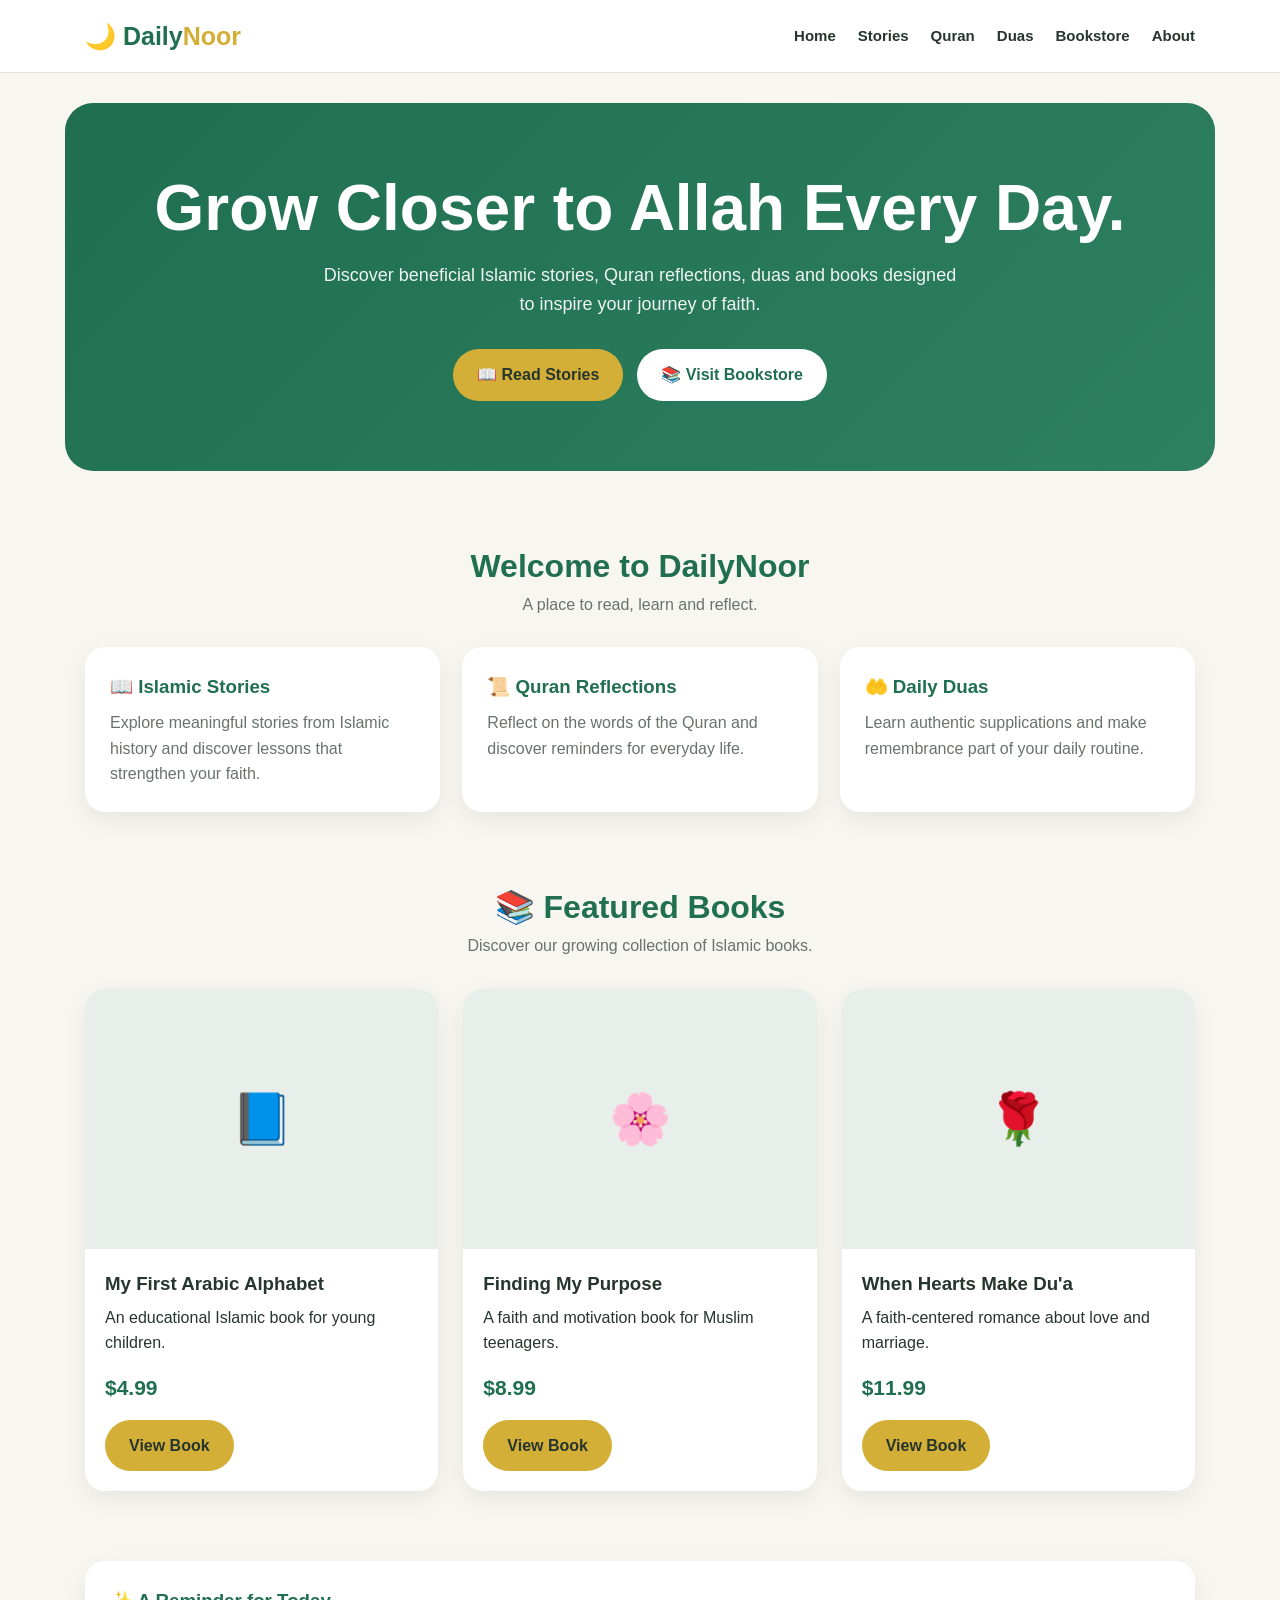
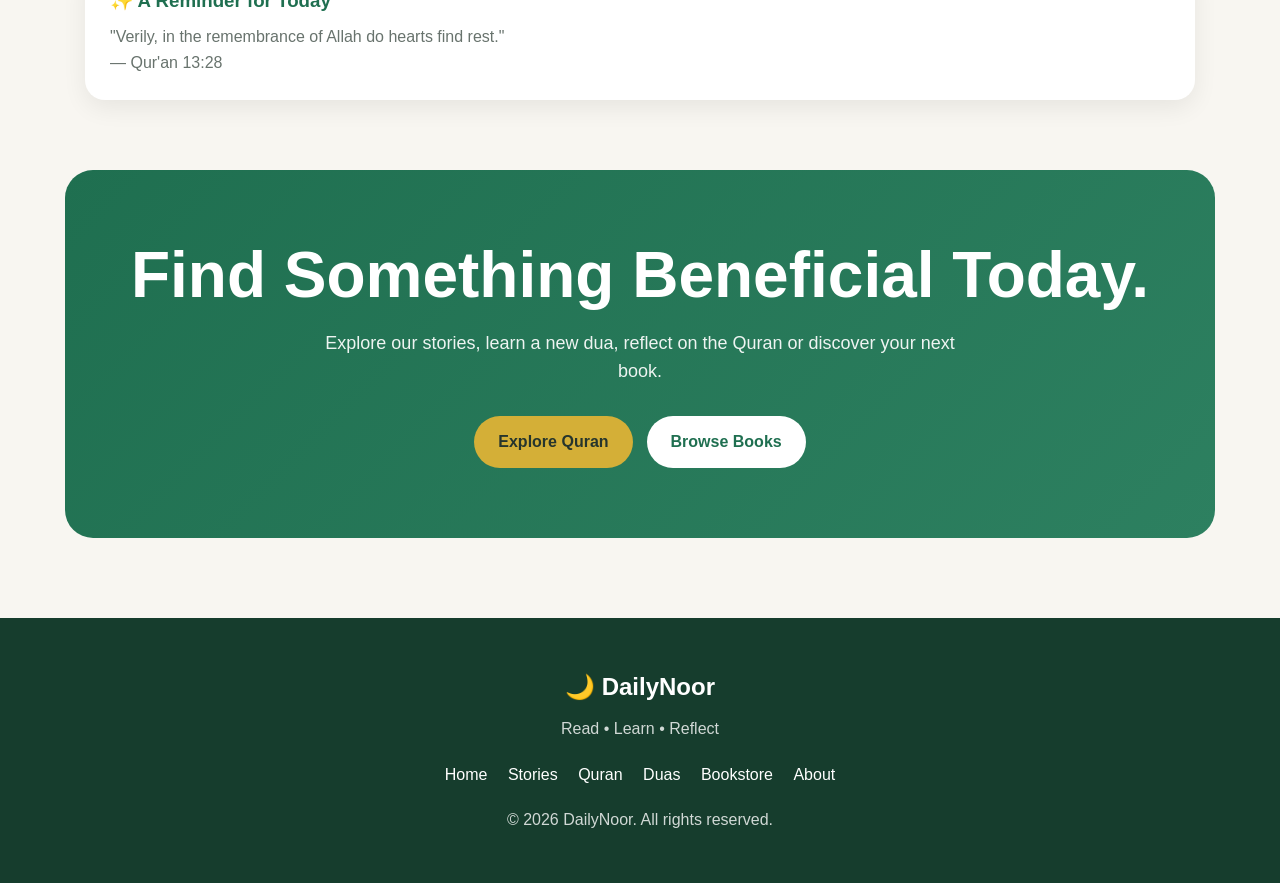
<file: index.html>
<!DOCTYPE html>
<html lang="en">

<head>
    <meta charset="UTF-8">
    <meta name="viewport" content="width=device-width, initial-scale=1.0">

    <title>DailyNoor | Read • Learn • Reflect</title>

    <meta name="description"
          content="DailyNoor is an Islamic learning and publishing platform featuring stories, Quran reflections, duas and Islamic books.">

    <link rel="stylesheet" href="css/style.css">
</head>

<body>

<!-- ================= NAVIGATION ================= -->

<header class="navbar">

    <div class="nav-container">

        <a href="index.html" class="logo">
            🌙 Daily<span>Noor</span>
        </a>

        <nav>
            <ul class="nav-links">

                <li>
                    <a href="index.html">Home</a>
                </li>

                <li>
                    <a href="stories.html">Stories</a>
                </li>

                <li>
                    <a href="quran.html">Quran</a>
                </li>

                <li>
                    <a href="duas.html">Duas</a>
                </li>

                <li>
                    <a href="shop.html">Bookstore</a>
                </li>

                <li>
                    <a href="about.html">About</a>
                </li>

            </ul>
        </nav>

    </div>

</header>


<!-- ================= HERO ================= -->

<main>

<section class="hero">

    <h1>
        Grow Closer to Allah Every Day.
    </h1>

    <p>
        Discover beneficial Islamic stories, Quran reflections,
        duas and books designed to inspire your journey of faith.
    </p>

    <div class="hero-buttons">

        <a href="stories.html" class="btn btn-gold">
            📖 Read Stories
        </a>

        <a href="shop.html" class="btn btn-light">
            📚 Visit Bookstore
        </a>

    </div>

</section>


<!-- ================= WELCOME ================= -->

<section class="section">

    <div class="section-heading">

        <h2>Welcome to DailyNoor</h2>

        <p>
            A place to read, learn and reflect.
        </p>

    </div>

    <div class="card-grid">

        <div class="card">

            <h3>📖 Islamic Stories</h3>

            <p>
                Explore meaningful stories from Islamic history
                and discover lessons that strengthen your faith.
            </p>

        </div>


        <div class="card">

            <h3>📜 Quran Reflections</h3>

            <p>
                Reflect on the words of the Quran and discover
                reminders for everyday life.
            </p>

        </div>


        <div class="card">

            <h3>🤲 Daily Duas</h3>

            <p>
                Learn authentic supplications and make remembrance
                part of your daily routine.
            </p>

        </div>

    </div>

</section>


<!-- ================= FEATURED BOOKS ================= -->

<section class="section">

    <div class="section-heading">

        <h2>📚 Featured Books</h2>

        <p>
            Discover our growing collection of Islamic books.
        </p>

    </div>


    <div class="book-grid">


        <div class="book-card">

            <div class="book-cover">
                📘
            </div>

            <div class="book-info">

                <h3>
                    My First Arabic Alphabet
                </h3>

                <p>
                    An educational Islamic book
                    for young children.
                </p>

                <div class="price">
                    $4.99
                </div>

                <a href="noor-kids.html"
                   class="btn btn-gold">

                    View Book

                </a>

            </div>

        </div>


        <div class="book-card">

            <div class="book-cover">
                🌸
            </div>

            <div class="book-info">

                <h3>
                    Finding My Purpose
                </h3>

                <p>
                    A faith and motivation book
                    for Muslim teenagers.
                </p>

                <div class="price">
                    $8.99
                </div>

                <a href="noor-teens.html"
                   class="btn btn-gold">

                    View Book

                </a>

            </div>

        </div>


        <div class="book-card">

            <div class="book-cover">
                🌹
            </div>

            <div class="book-info">

                <h3>
                    When Hearts Make Du'a
                </h3>

                <p>
                    A faith-centered romance
                    about love and marriage.
                </p>

                <div class="price">
                    $11.99
                </div>

                <a href="noor-romance.html"
                   class="btn btn-gold">

                    View Book

                </a>

            </div>

        </div>

    </div>

</section>


<!-- ================= VERSE ================= -->

<section class="section">

    <div class="card">

        <h3>✨ A Reminder for Today</h3>

        <p>
            "Verily, in the remembrance of Allah do hearts find rest."
        </p>

        <p>
            — Qur'an 13:28
        </p>

    </div>

</section>


<!-- ================= CTA ================= -->

<section class="hero">

    <h1>
        Find Something Beneficial Today.
    </h1>

    <p>
        Explore our stories, learn a new dua,
        reflect on the Quran or discover your next book.
    </p>

    <div class="hero-buttons">

        <a href="quran.html" class="btn btn-gold">
            Explore Quran
        </a>

        <a href="shop.html" class="btn btn-light">
            Browse Books
        </a>

    </div>

</section>

</main>


<!-- ================= FOOTER ================= -->

<footer>

    <h2>🌙 DailyNoor</h2>

    <p>
        Read • Learn • Reflect
    </p>

    <div class="footer-links">

        <a href="index.html">Home</a>

        <a href="stories.html">Stories</a>

        <a href="quran.html">Quran</a>

        <a href="duas.html">Duas</a>

        <a href="shop.html">Bookstore</a>

        <a href="about.html">About</a>

    </div>

    <p>
        © 2026 DailyNoor. All rights reserved.
    </p>

</footer>

</body>
</html>
</file>
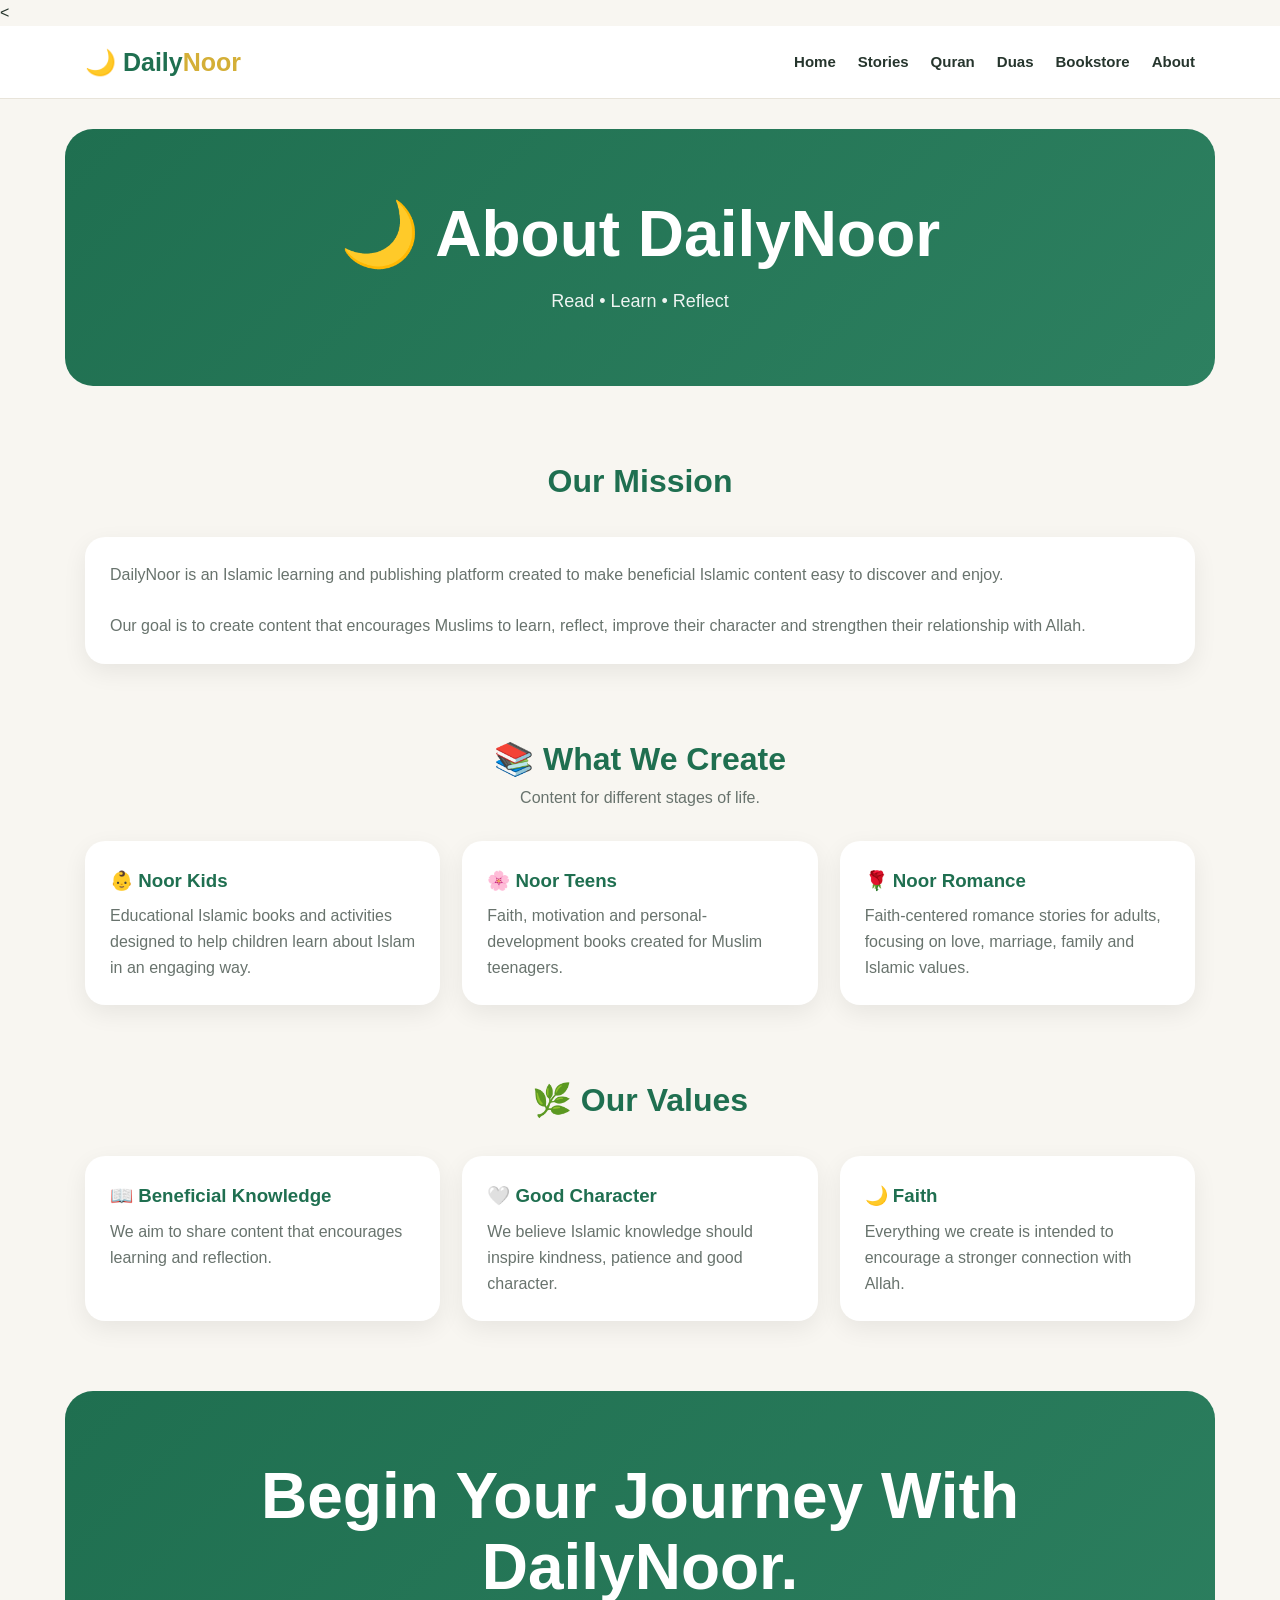
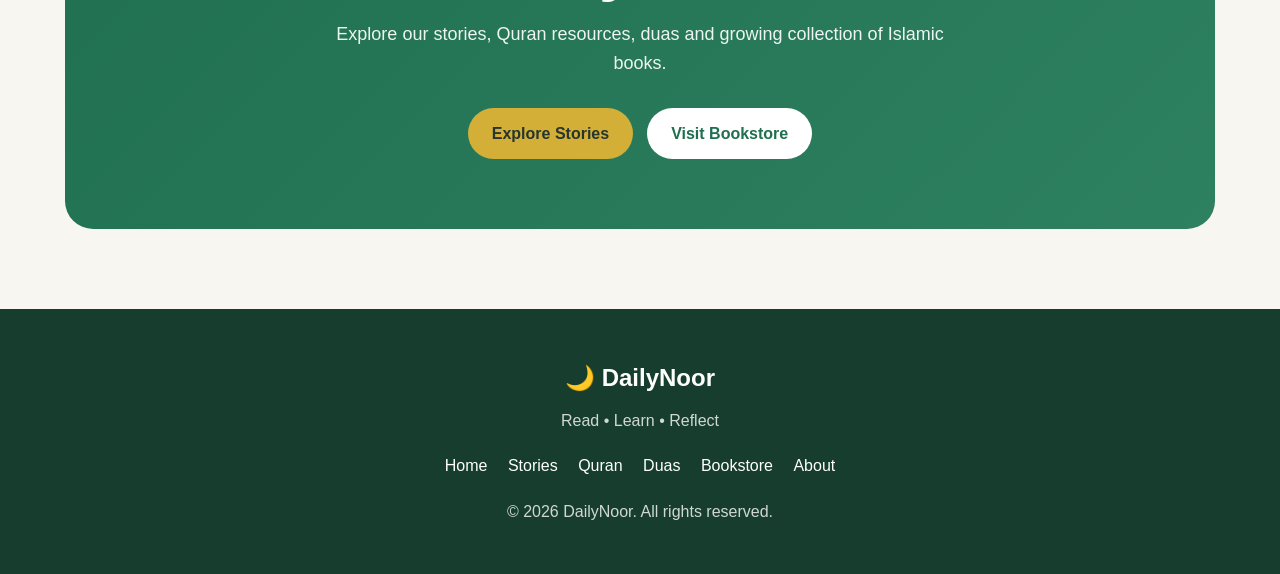
<file: about.html>
<<!DOCTYPE html>
<html lang="en">

<head>
    <meta charset="UTF-8">
    <meta name="viewport" content="width=device-width, initial-scale=1.0">

    <title>About | DailyNoor</title>

    <meta name="description"
          content="Learn about DailyNoor and our mission to provide beneficial Islamic content.">

    <link rel="stylesheet" href="css/style.css">
</head>

<body>

<header class="navbar">

    <div class="nav-container">

        <a href="index.html" class="logo">
            🌙 Daily<span>Noor</span>
        </a>

        <nav>
            <ul class="nav-links">
                <li><a href="index.html">Home</a></li>
                <li><a href="stories.html">Stories</a></li>
                <li><a href="quran.html">Quran</a></li>
                <li><a href="duas.html">Duas</a></li>
                <li><a href="shop.html">Bookstore</a></li>
                <li><a href="about.html">About</a></li>
            </ul>
        </nav>

    </div>

</header>


<main>

<section class="hero">

    <h1>🌙 About DailyNoor</h1>

    <p>
        Read • Learn • Reflect
    </p>

</section>


<section class="section">

    <div class="section-heading">

        <h2>Our Mission</h2>

    </div>

    <div class="card">

        <p>
            DailyNoor is an Islamic learning and publishing
            platform created to make beneficial Islamic content
            easy to discover and enjoy.
        </p>

        <br>

        <p>
            Our goal is to create content that encourages
            Muslims to learn, reflect, improve their character
            and strengthen their relationship with Allah.
        </p>

    </div>

</section>


<section class="section">

    <div class="section-heading">

        <h2>📚 What We Create</h2>

        <p>
            Content for different stages of life.
        </p>

    </div>


    <div class="card-grid">


        <div class="card">

            <h3>👶 Noor Kids</h3>

            <p>
                Educational Islamic books and activities
                designed to help children learn about Islam
                in an engaging way.
            </p>

        </div>


        <div class="card">

            <h3>🌸 Noor Teens</h3>

            <p>
                Faith, motivation and personal-development
                books created for Muslim teenagers.
            </p>

        </div>


        <div class="card">

            <h3>🌹 Noor Romance</h3>

            <p>
                Faith-centered romance stories for adults,
                focusing on love, marriage, family and Islamic values.
            </p>

        </div>

    </div>

</section>


<section class="section">

    <div class="section-heading">

        <h2>🌿 Our Values</h2>

    </div>


    <div class="card-grid">

        <div class="card">

            <h3>📖 Beneficial Knowledge</h3>

            <p>
                We aim to share content that encourages
                learning and reflection.
            </p>

        </div>


        <div class="card">

            <h3>🤍 Good Character</h3>

            <p>
                We believe Islamic knowledge should inspire
                kindness, patience and good character.
            </p>

        </div>


        <div class="card">

            <h3>🌙 Faith</h3>

            <p>
                Everything we create is intended to encourage
                a stronger connection with Allah.
            </p>

        </div>

    </div>

</section>


<section class="hero">

    <h1>Begin Your Journey With DailyNoor.</h1>

    <p>
        Explore our stories, Quran resources, duas
        and growing collection of Islamic books.
    </p>

    <div class="hero-buttons">

        <a href="stories.html" class="btn btn-gold">
            Explore Stories
        </a>

        <a href="shop.html" class="btn btn-light">
            Visit Bookstore
        </a>

    </div>

</section>

</main>


<footer>

    <h2>🌙 DailyNoor</h2>

    <p>
        Read • Learn • Reflect
    </p>

    <div class="footer-links">

        <a href="index.html">Home</a>
        <a href="stories.html">Stories</a>
        <a href="quran.html">Quran</a>
        <a href="duas.html">Duas</a>
        <a href="shop.html">Bookstore</a>
        <a href="about.html">About</a>

    </div>

    <p>
        © 2026 DailyNoor. All rights reserved.
    </p>

</footer>

</body>
</html>
</file>
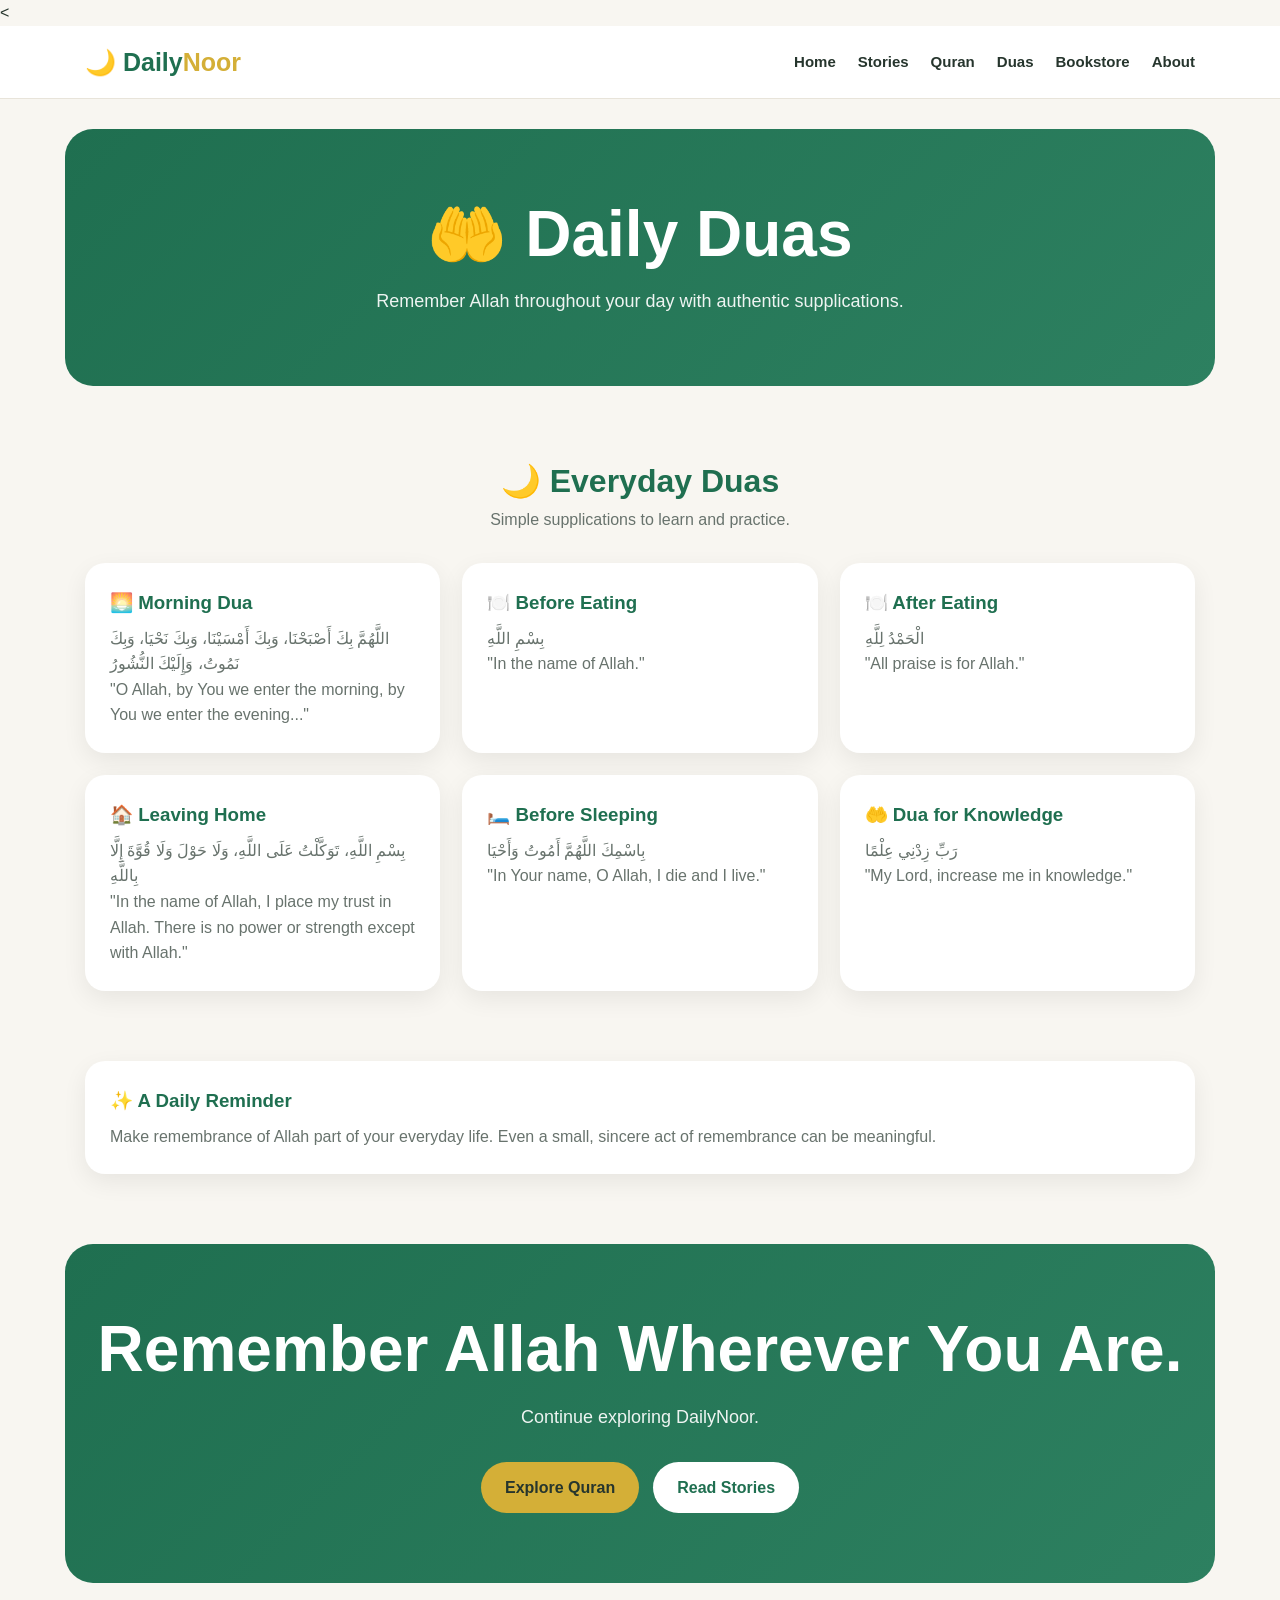
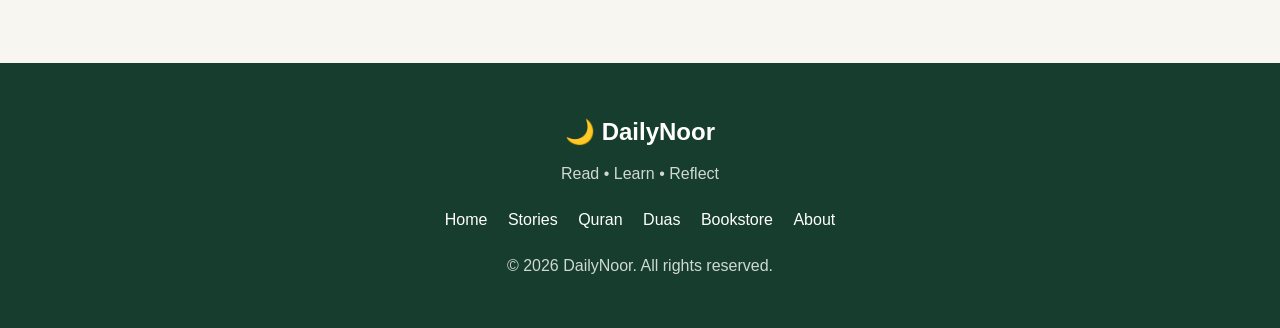
<file: duas.html>
<<!DOCTYPE html>
<html lang="en">

<head>
    <meta charset="UTF-8">
    <meta name="viewport" content="width=device-width, initial-scale=1.0">

    <title>Daily Duas | DailyNoor</title>

    <meta name="description"
          content="Explore daily Islamic duas and supplications on DailyNoor.">

    <link rel="stylesheet" href="css/style.css">
</head>

<body>

<header class="navbar">

    <div class="nav-container">

        <a href="index.html" class="logo">
            🌙 Daily<span>Noor</span>
        </a>

        <nav>
            <ul class="nav-links">
                <li><a href="index.html">Home</a></li>
                <li><a href="stories.html">Stories</a></li>
                <li><a href="quran.html">Quran</a></li>
                <li><a href="duas.html">Duas</a></li>
                <li><a href="shop.html">Bookstore</a></li>
                <li><a href="about.html">About</a></li>
            </ul>
        </nav>

    </div>

</header>


<main>

<section class="hero">

    <h1>🤲 Daily Duas</h1>

    <p>
        Remember Allah throughout your day with
        authentic supplications.
    </p>

</section>


<section class="section">

    <div class="section-heading">

        <h2>🌙 Everyday Duas</h2>

        <p>
            Simple supplications to learn and practice.
        </p>

    </div>


    <div class="card-grid">


        <div class="card">

            <h3>🌅 Morning Dua</h3>

            <p>
                اللَّهُمَّ بِكَ أَصْبَحْنَا،
                وَبِكَ أَمْسَيْنَا،
                وَبِكَ نَحْيَا،
                وَبِكَ نَمُوتُ،
                وَإِلَيْكَ النُّشُورُ
            </p>

            <p>
                "O Allah, by You we enter the morning,
                by You we enter the evening..."
            </p>

        </div>


        <div class="card">

            <h3>🍽️ Before Eating</h3>

            <p>
                بِسْمِ اللَّهِ
            </p>

            <p>
                "In the name of Allah."
            </p>

        </div>


        <div class="card">

            <h3>🍽️ After Eating</h3>

            <p>
                الْحَمْدُ لِلَّهِ
            </p>

            <p>
                "All praise is for Allah."
            </p>

        </div>


        <div class="card">

            <h3>🏠 Leaving Home</h3>

            <p>
                بِسْمِ اللَّهِ، تَوَكَّلْتُ عَلَى اللَّهِ،
                وَلَا حَوْلَ وَلَا قُوَّةَ إِلَّا بِاللَّهِ
            </p>

            <p>
                "In the name of Allah, I place my trust
                in Allah. There is no power or strength
                except with Allah."
            </p>

        </div>


        <div class="card">

            <h3>🛏️ Before Sleeping</h3>

            <p>
                بِاسْمِكَ اللَّهُمَّ أَمُوتُ وَأَحْيَا
            </p>

            <p>
                "In Your name, O Allah, I die and I live."
            </p>

        </div>


        <div class="card">

            <h3>🤲 Dua for Knowledge</h3>

            <p>
                رَبِّ زِدْنِي عِلْمًا
            </p>

            <p>
                "My Lord, increase me in knowledge."
            </p>

        </div>

    </div>

</section>


<section class="section">

    <div class="card">

        <h3>✨ A Daily Reminder</h3>

        <p>
            Make remembrance of Allah part of your everyday life.
            Even a small, sincere act of remembrance can be meaningful.
        </p>

    </div>

</section>


<section class="hero">

    <h1>Remember Allah Wherever You Are.</h1>

    <p>
        Continue exploring DailyNoor.
    </p>

    <div class="hero-buttons">

        <a href="quran.html" class="btn btn-gold">
            Explore Quran
        </a>

        <a href="stories.html" class="btn btn-light">
            Read Stories
        </a>

    </div>

</section>

</main>


<footer>

    <h2>🌙 DailyNoor</h2>

    <p>
        Read • Learn • Reflect
    </p>

    <div class="footer-links">

        <a href="index.html">Home</a>
        <a href="stories.html">Stories</a>
        <a href="quran.html">Quran</a>
        <a href="duas.html">Duas</a>
        <a href="shop.html">Bookstore</a>
        <a href="about.html">About</a>

    </div>

    <p>
        © 2026 DailyNoor. All rights reserved.
    </p>

</footer>

</body>
</html>
</file>
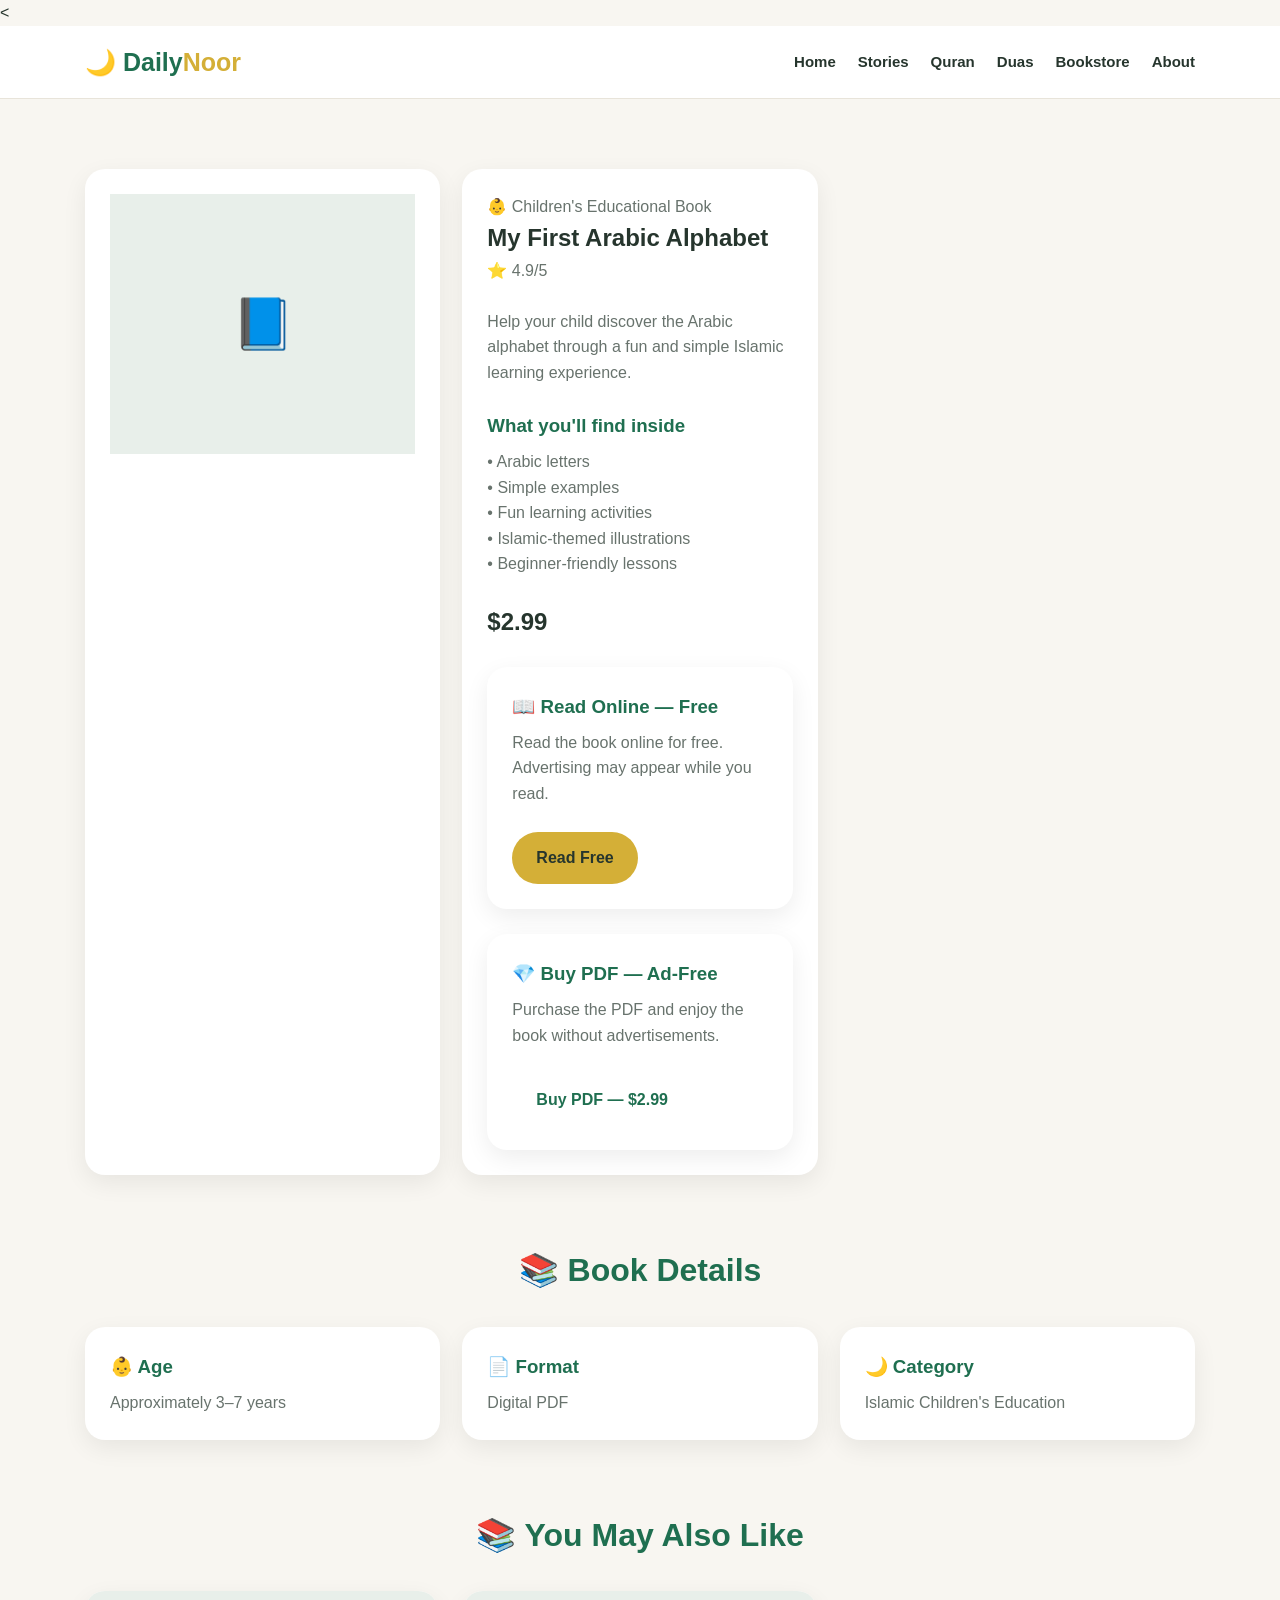
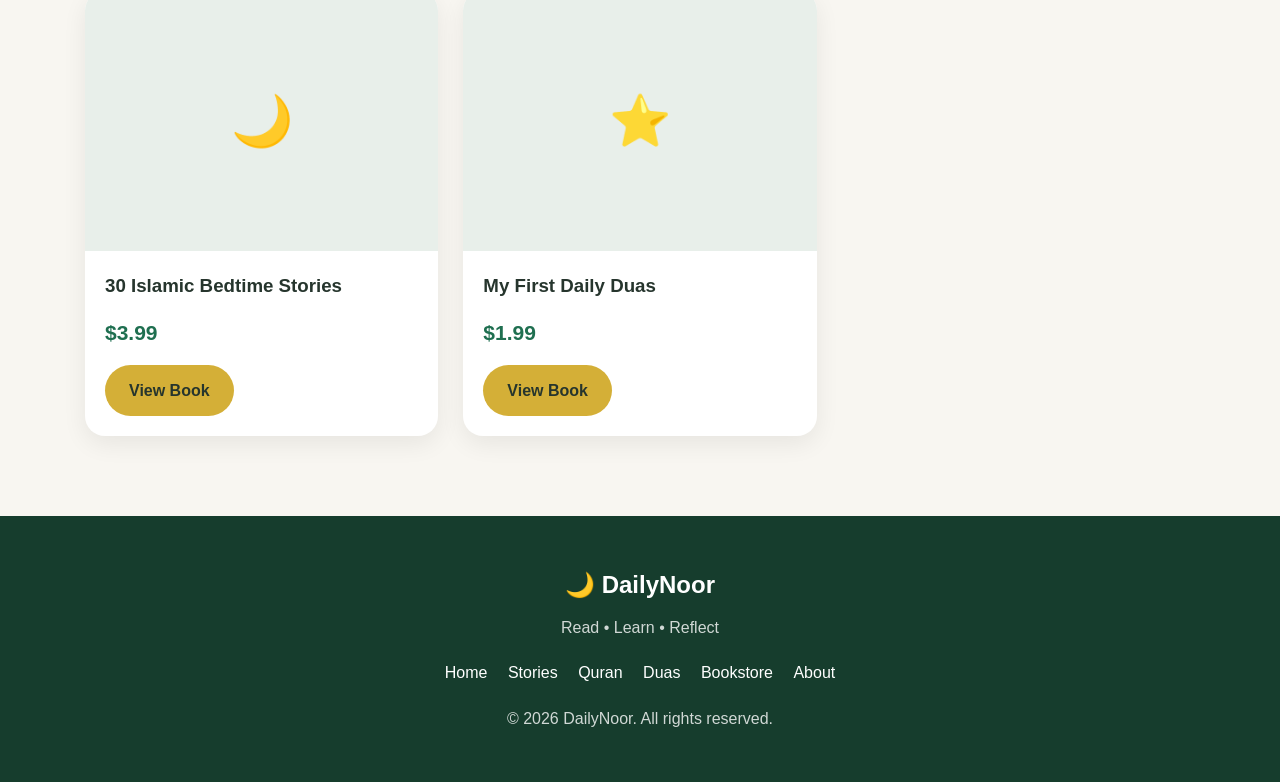
<file: noor-kids.html>
<<!DOCTYPE html>
<html lang="en">

<head>
    <meta charset="UTF-8">
    <meta name="viewport" content="width=device-width, initial-scale=1.0">

    <title>My First Arabic Alphabet | DailyNoor</title>

    <link rel="stylesheet" href="css/style.css">
</head>

<body>

<header class="navbar">

    <div class="nav-container">

        <a href="index.html" class="logo">
            🌙 Daily<span>Noor</span>
        </a>

        <nav>
            <ul class="nav-links">
                <li><a href="index.html">Home</a></li>
                <li><a href="stories.html">Stories</a></li>
                <li><a href="quran.html">Quran</a></li>
                <li><a href="duas.html">Duas</a></li>
                <li><a href="shop.html">Bookstore</a></li>
                <li><a href="about.html">About</a></li>
            </ul>
        </nav>

    </div>

</header>


<main>

<section class="section">

    <div class="card-grid">

        <!-- BOOK COVER -->

        <div class="card">

            <div class="book-cover">
                📘
            </div>

        </div>


        <!-- BOOK INFORMATION -->

        <div class="card">

            <p>👶 Children's Educational Book</p>

            <h1>My First Arabic Alphabet</h1>

            <p>⭐ 4.9/5</p>

            <br>

            <p>
                Help your child discover the Arabic alphabet
                through a fun and simple Islamic learning experience.
            </p>

            <br>

            <h3>What you'll find inside</h3>

            <p>
                • Arabic letters<br>
                • Simple examples<br>
                • Fun learning activities<br>
                • Islamic-themed illustrations<br>
                • Beginner-friendly lessons
            </p>

            <br>

            <h2>$2.99</h2>

            <br>

            <!-- FREE OPTION -->

            <div class="card">

                <h3>📖 Read Online — Free</h3>

                <p>
                    Read the book online for free.
                    Advertising may appear while you read.
                </p>

                <br>

                <a href="#" class="btn btn-gold">
                    Read Free
                </a>

            </div>


            <br>


            <!-- PAID OPTION -->

            <div class="card">

                <h3>💎 Buy PDF — Ad-Free</h3>

                <p>
                    Purchase the PDF and enjoy the book
                    without advertisements.
                </p>

                <br>

                <a href="#" class="btn btn-light">
                    Buy PDF — $2.99
                </a>

            </div>

        </div>

    </div>

</section>


<!-- BOOK DETAILS -->

<section class="section">

    <div class="section-heading">

        <h2>📚 Book Details</h2>

    </div>

    <div class="card-grid">

        <div class="card">
            <h3>👶 Age</h3>
            <p>Approximately 3–7 years</p>
        </div>

        <div class="card">
            <h3>📄 Format</h3>
            <p>Digital PDF</p>
        </div>

        <div class="card">
            <h3>🌙 Category</h3>
            <p>Islamic Children's Education</p>
        </div>

    </div>

</section>


<!-- RELATED BOOKS -->

<section class="section">

    <div class="section-heading">

        <h2>📚 You May Also Like</h2>

    </div>

    <div class="book-grid">

        <div class="book-card">

            <div class="book-cover">
                🌙
            </div>

            <div class="book-info">

                <h3>30 Islamic Bedtime Stories</h3>

                <div class="price">
                    $3.99
                </div>

                <a href="#" class="btn btn-gold">
                    View Book
                </a>

            </div>

        </div>


        <div class="book-card">

            <div class="book-cover">
                ⭐
            </div>

            <div class="book-info">

                <h3>My First Daily Duas</h3>

                <div class="price">
                    $1.99
                </div>

                <a href="#" class="btn btn-gold">
                    View Book
                </a>

            </div>

        </div>

    </div>

</section>

</main>


<footer>

    <h2>🌙 DailyNoor</h2>

    <p>Read • Learn • Reflect</p>

    <div class="footer-links">

        <a href="index.html">Home</a>
        <a href="stories.html">Stories</a>
        <a href="quran.html">Quran</a>
        <a href="duas.html">Duas</a>
        <a href="shop.html">Bookstore</a>
        <a href="about.html">About</a>

    </div>

    <p>
        © 2026 DailyNoor. All rights reserved.
    </p>

</footer>

</body>
</html>
</file>
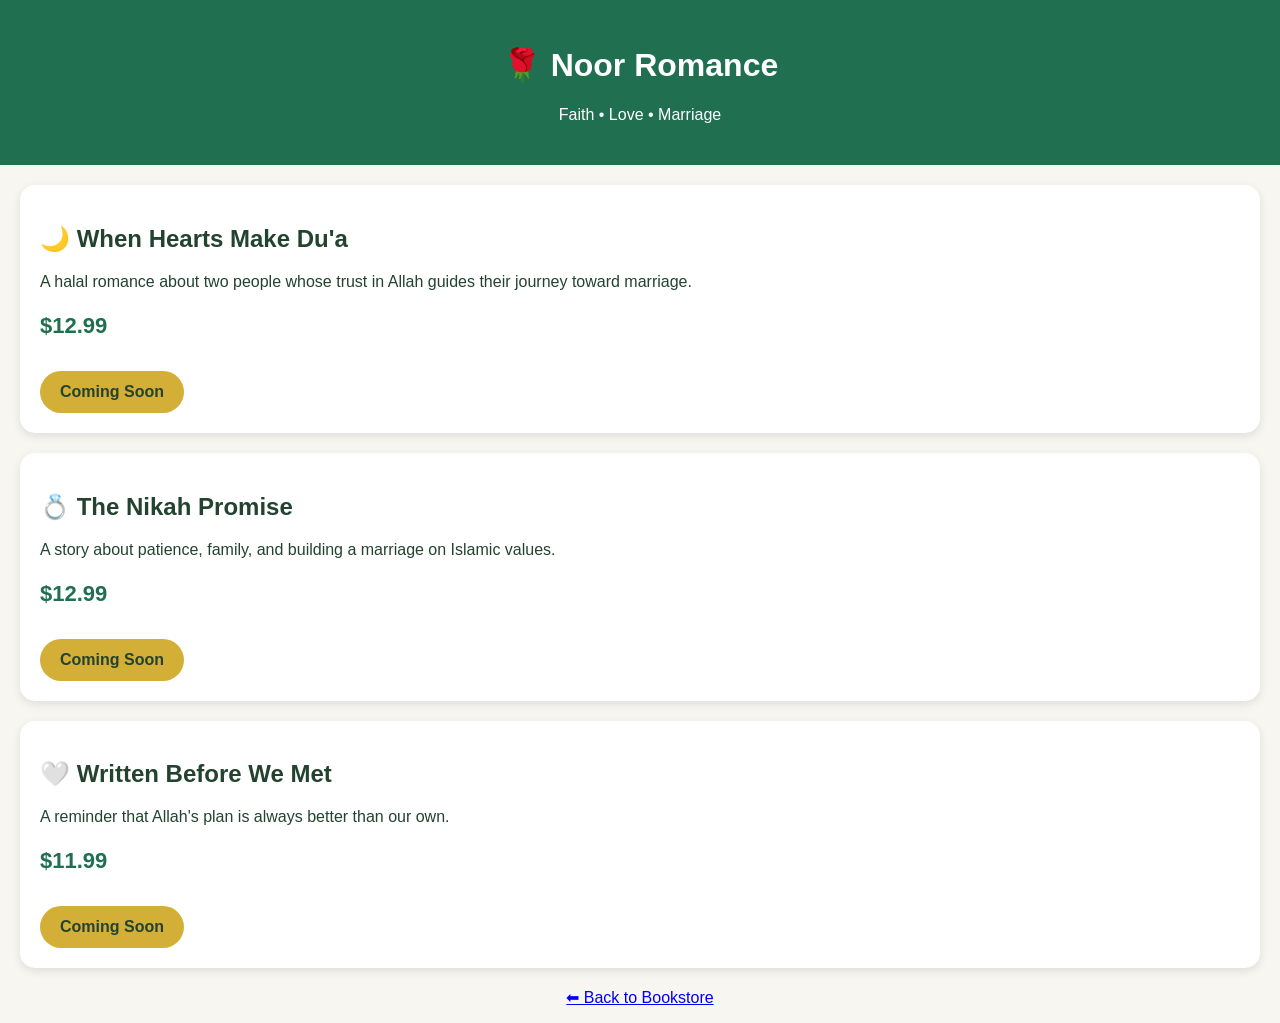
<file: noor-romance.html>
<!DOCTYPE html>
<html>
<head>
<meta charset="UTF-8">
<meta name="viewport" content="width=device-width, initial-scale=1.0">
<title>Noor Romance | DailyNoor</title>

<style>
body{
font-family:Arial,sans-serif;
background:#F8F6F1;
margin:0;
color:#23432F;
}

header{
background:#1F6F50;
color:white;
text-align:center;
padding:25px;
}

.card{
background:white;
margin:20px;
padding:20px;
border-radius:15px;
box-shadow:0 3px 10px rgba(0,0,0,.1);
}

.button{
display:inline-block;
background:#D4AF37;
color:#23432F;
padding:12px 20px;
border-radius:25px;
text-decoration:none;
font-weight:bold;
margin-top:10px;
}

.price{
font-size:22px;
font-weight:bold;
color:#1F6F50;
}
</style>

</head>

<body>

<header>
<h1>🌹 Noor Romance</h1>
<p>Faith • Love • Marriage</p>
</header>

<div class="card">
<h2>🌙 When Hearts Make Du'a</h2>
<p>A halal romance about two people whose trust in Allah guides their journey toward marriage.</p>
<p class="price">$12.99</p>
<a class="button" href="#">Coming Soon</a>
</div>

<div class="card">
<h2>💍 The Nikah Promise</h2>
<p>A story about patience, family, and building a marriage on Islamic values.</p>
<p class="price">$12.99</p>
<a class="button" href="#">Coming Soon</a>
</div>

<div class="card">
<h2>🤍 Written Before We Met</h2>
<p>A reminder that Allah's plan is always better than our own.</p>
<p class="price">$11.99</p>
<a class="button" href="#">Coming Soon</a>
</div>

<p style="text-align:center;">
<a href="shop.html">⬅ Back to Bookstore</a>
</p>

</body>
</html>
</file>
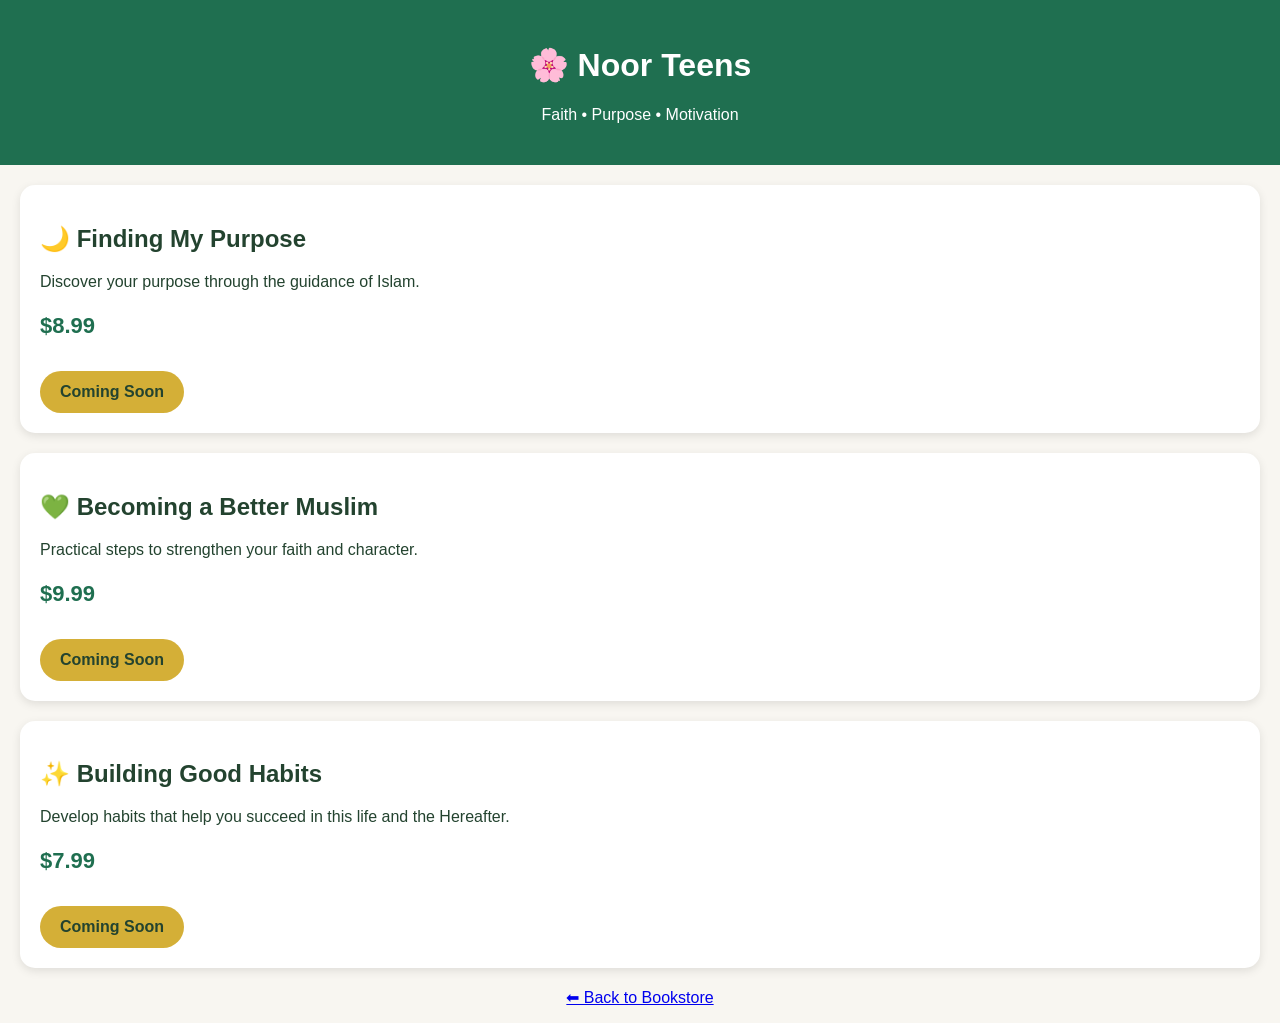
<file: noor-teens.html>
<!DOCTYPE html>
<html>
<head>
<meta charset="UTF-8">
<meta name="viewport" content="width=device-width, initial-scale=1.0">
<title>Noor Teens | DailyNoor</title>

<style>
body{
font-family:Arial,sans-serif;
background:#F8F6F1;
margin:0;
color:#23432F;
}

header{
background:#1F6F50;
color:white;
text-align:center;
padding:25px;
}

.card{
background:white;
margin:20px;
padding:20px;
border-radius:15px;
box-shadow:0 3px 10px rgba(0,0,0,.1);
}

.button{
display:inline-block;
background:#D4AF37;
color:#23432F;
padding:12px 20px;
border-radius:25px;
text-decoration:none;
font-weight:bold;
margin-top:10px;
}

.price{
font-size:22px;
font-weight:bold;
color:#1F6F50;
}
</style>
</head>

<body>

<header>
<h1>🌸 Noor Teens</h1>
<p>Faith • Purpose • Motivation</p>
</header>

<div class="card">
<h2>🌙 Finding My Purpose</h2>
<p>Discover your purpose through the guidance of Islam.</p>
<p class="price">$8.99</p>
<a class="button" href="#">Coming Soon</a>
</div>

<div class="card">
<h2>💚 Becoming a Better Muslim</h2>
<p>Practical steps to strengthen your faith and character.</p>
<p class="price">$9.99</p>
<a class="button" href="#">Coming Soon</a>
</div>

<div class="card">
<h2>✨ Building Good Habits</h2>
<p>Develop habits that help you succeed in this life and the Hereafter.</p>
<p class="price">$7.99</p>
<a class="button" href="#">Coming Soon</a>
</div>

<p style="text-align:center;">
<a href="shop.html">⬅ Back to Bookstore</a>
</p>

</body>
</html>
</file>
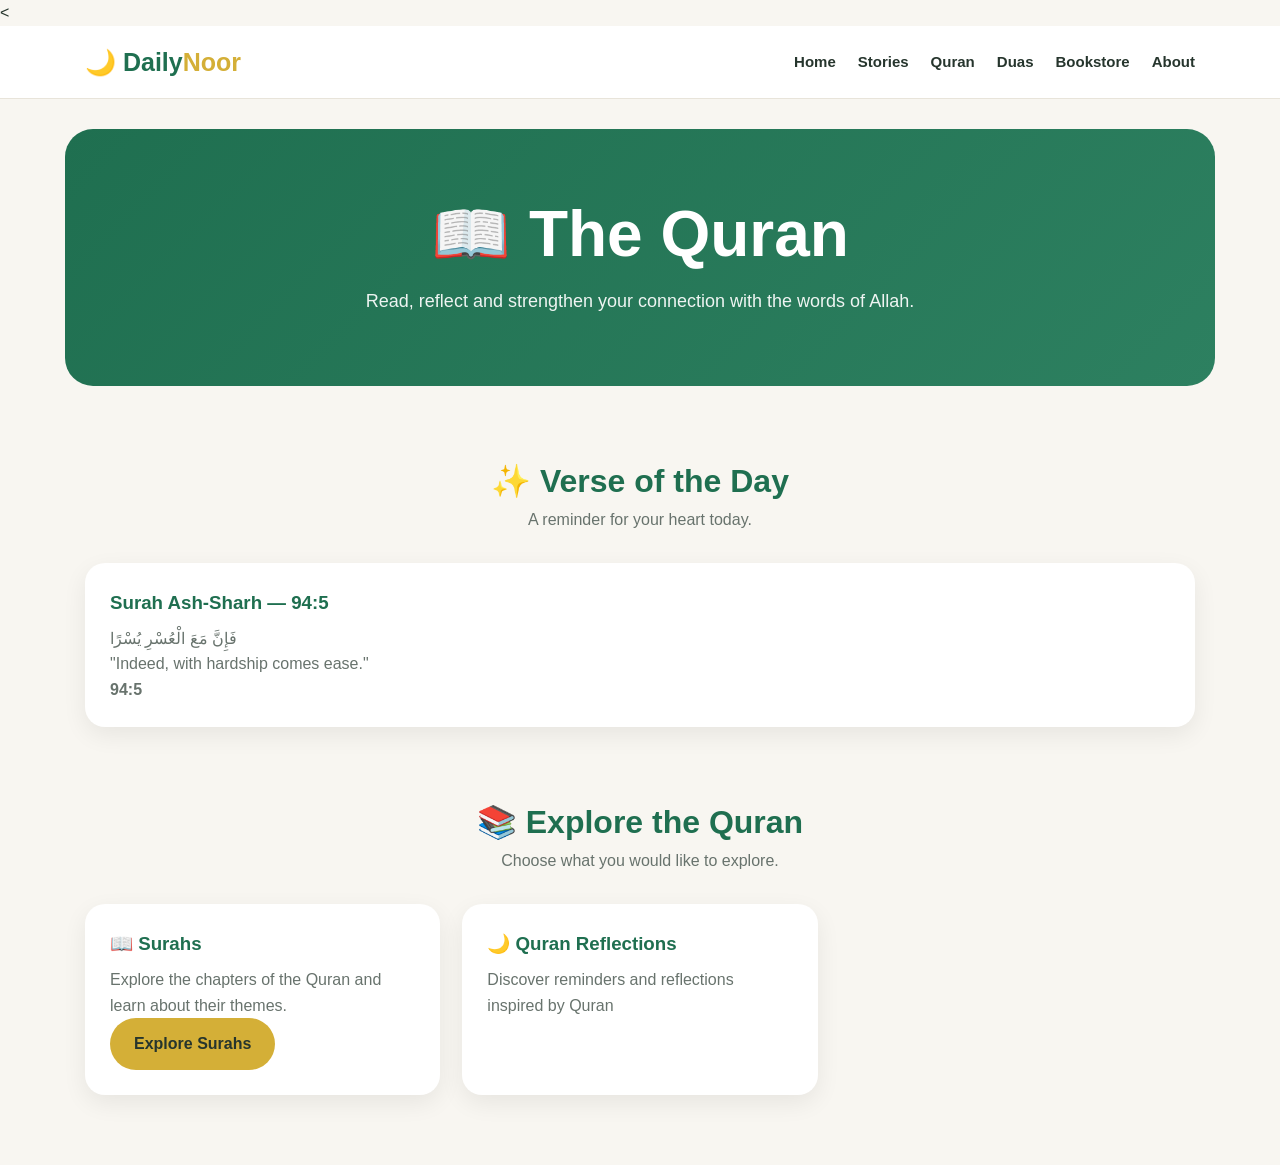
<file: quran.html>
< <!DOCTYPE html>
<html lang="en">

<head>
    <meta charset="UTF-8">
    <meta name="viewport" content="width=device-width, initial-scale=1.0">

    <title>Quran | DailyNoor</title>

    <meta name="description"
          content="Explore Quran verses and reflections with DailyNoor.">

    <link rel="stylesheet" href="css/style.css">
</head>

<body>

<header class="navbar">

    <div class="nav-container">

        <a href="index.html" class="logo">
            🌙 Daily<span>Noor</span>
        </a>

        <nav>
            <ul class="nav-links">
                <li><a href="index.html">Home</a></li>
                <li><a href="stories.html">Stories</a></li>
                <li><a href="quran.html">Quran</a></li>
                <li><a href="duas.html">Duas</a></li>
                <li><a href="shop.html">Bookstore</a></li>
                <li><a href="about.html">About</a></li>
            </ul>
        </nav>

    </div>

</header>


<main>

<section class="hero">

    <h1>📖 The Quran</h1>

    <p>
        Read, reflect and strengthen your connection
        with the words of Allah.
    </p>

</section>


<section class="section">

    <div class="section-heading">

        <h2>✨ Verse of the Day</h2>

        <p>
            A reminder for your heart today.
        </p>

    </div>

    <div class="card">

        <h3>Surah Ash-Sharh — 94:5</h3>

        <p>
            فَإِنَّ مَعَ الْعُسْرِ يُسْرًا
        </p>

        <p>
            "Indeed, with hardship comes ease."
        </p>

        <p>
            <strong>94:5</strong>
        </p>

    </div>

</section>


<section class="section">

    <div class="section-heading">

        <h2>📚 Explore the Quran</h2>

        <p>
            Choose what you would like to explore.
        </p>

    </div>


    <div class="card-grid">

        <div class="card">

            <h3>📖 Surahs</h3>

            <p>
                Explore the chapters of the Quran
                and learn about their themes.
            </p>

            <a href="#" class="btn btn-gold">
                Explore Surahs
            </a>

        </div>


        <div class="card">

            <h3>🌙 Quran Reflections</h3>

            <p>
                Discover reminders and reflections
                inspired by Quran
</file>
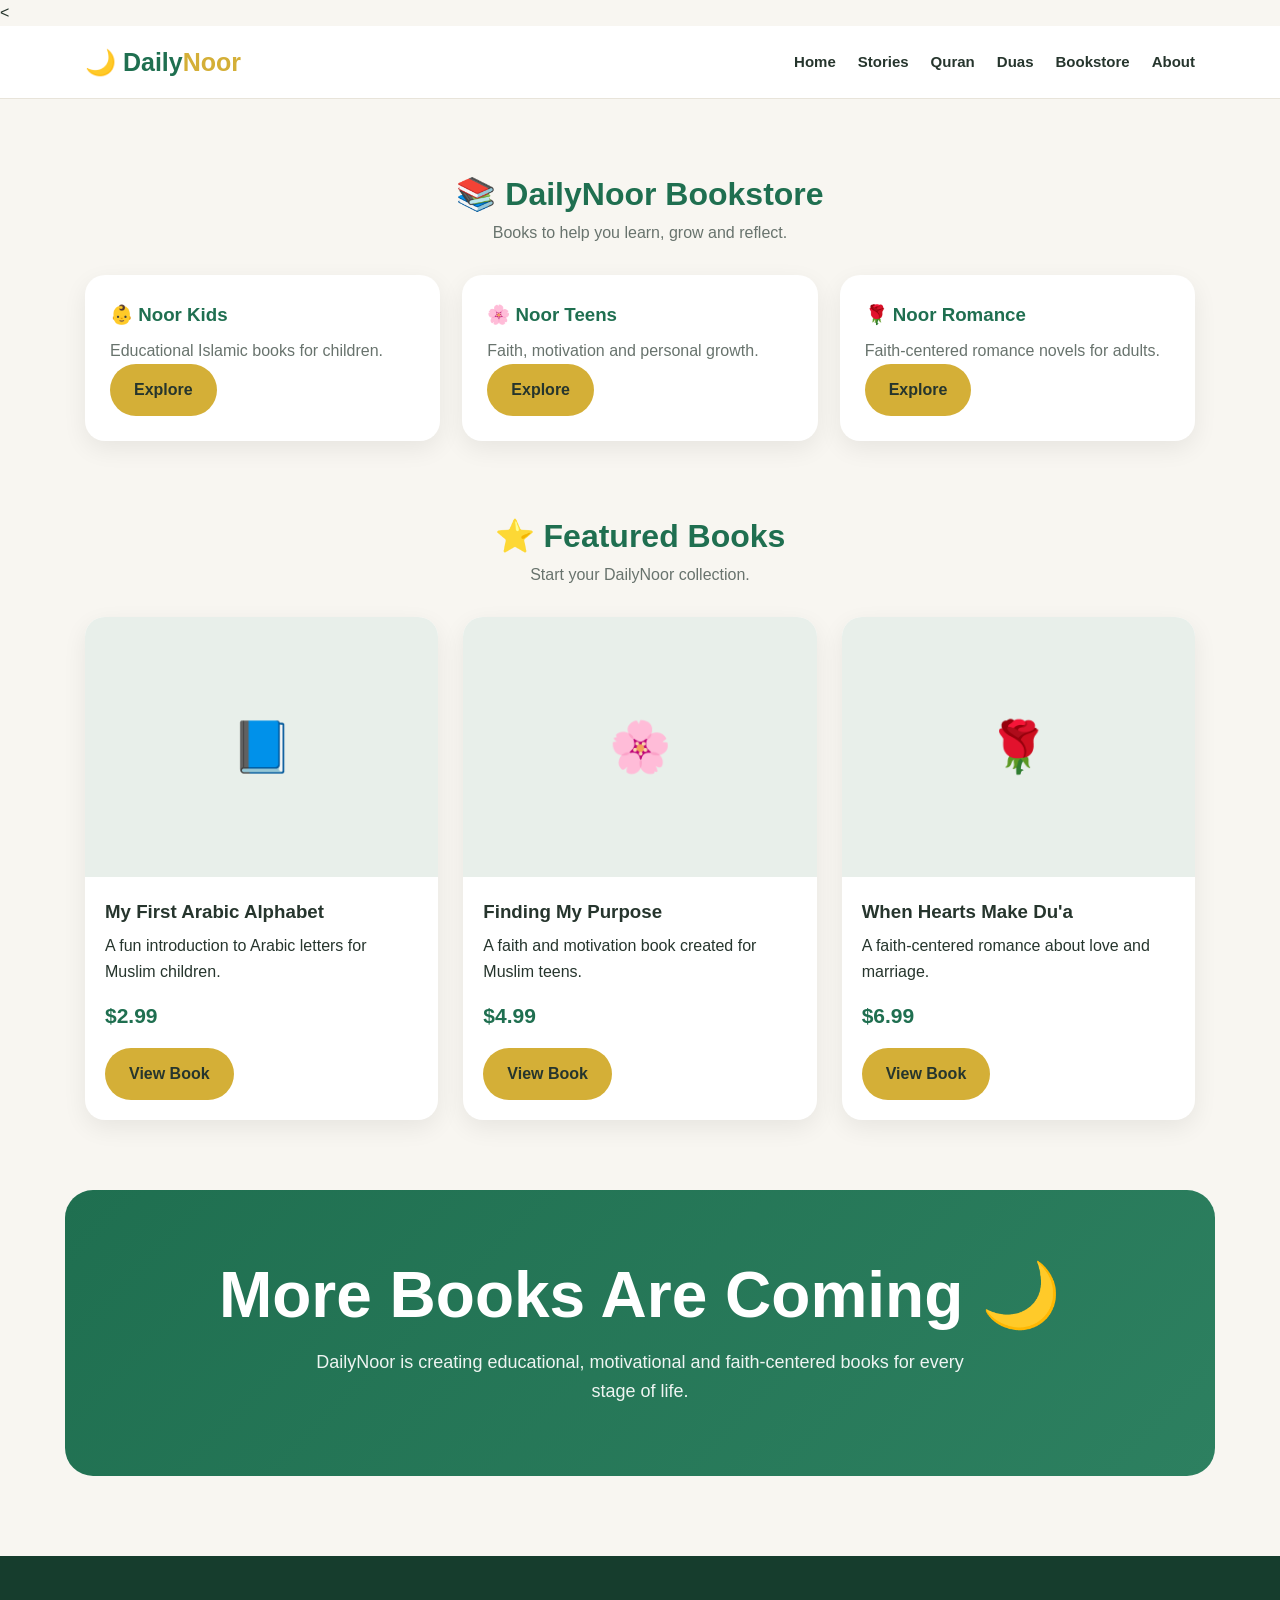
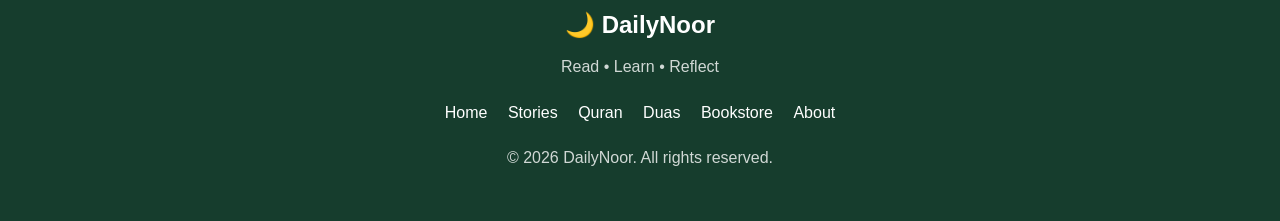
<file: shop.html>
<<!DOCTYPE html>
<html lang="en">

<head>
    <meta charset="UTF-8">
    <meta name="viewport" content="width=device-width, initial-scale=1.0">

    <title>Bookstore | DailyNoor</title>

    <link rel="stylesheet" href="css/style.css">
</head>

<body>

<header class="navbar">

    <div class="nav-container">

        <a href="index.html" class="logo">
            🌙 Daily<span>Noor</span>
        </a>

        <nav>
            <ul class="nav-links">
                <li><a href="index.html">Home</a></li>
                <li><a href="stories.html">Stories</a></li>
                <li><a href="quran.html">Quran</a></li>
                <li><a href="duas.html">Duas</a></li>
                <li><a href="shop.html">Bookstore</a></li>
                <li><a href="about.html">About</a></li>
            </ul>
        </nav>

    </div>

</header>


<main>

<section class="section">

    <div class="section-heading">

        <h2>📚 DailyNoor Bookstore</h2>

        <p>
            Books to help you learn, grow and reflect.
        </p>

    </div>


    <!-- CATEGORIES -->

    <div class="card-grid">

        <div class="card">
            <h3>👶 Noor Kids</h3>
            <p>
                Educational Islamic books for children.
            </p>
            <a href="noor-kids.html" class="btn btn-gold">
                Explore
            </a>
        </div>


        <div class="card">
            <h3>🌸 Noor Teens</h3>
            <p>
                Faith, motivation and personal growth.
            </p>
            <a href="noor-teens.html" class="btn btn-gold">
                Explore
            </a>
        </div>


        <div class="card">
            <h3>🌹 Noor Romance</h3>
            <p>
                Faith-centered romance novels for adults.
            </p>
            <a href="noor-romance.html" class="btn btn-gold">
                Explore
            </a>
        </div>

    </div>

</section>


<!-- FEATURED BOOKS -->

<section class="section">

    <div class="section-heading">

        <h2>⭐ Featured Books</h2>

        <p>
            Start your DailyNoor collection.
        </p>

    </div>


    <div class="book-grid">


        <!-- BOOK 1 -->

        <div class="book-card">

            <div class="book-cover">
                📘
            </div>

            <div class="book-info">

                <h3>
                    My First Arabic Alphabet
                </h3>

                <p>
                    A fun introduction to Arabic
                    letters for Muslim children.
                </p>

                <div class="price">
                    $2.99
                </div>

                <a href="noor-kids.html"
                   class="btn btn-gold">

                    View Book

                </a>

            </div>

        </div>


        <!-- BOOK 2 -->

        <div class="book-card">

            <div class="book-cover">
                🌸
            </div>

            <div class="book-info">

                <h3>
                    Finding My Purpose
                </h3>

                <p>
                    A faith and motivation book
                    created for Muslim teens.
                </p>

                <div class="price">
                    $4.99
                </div>

                <a href="noor-teens.html"
                   class="btn btn-gold">

                    View Book

                </a>

            </div>

        </div>


        <!-- BOOK 3 -->

        <div class="book-card">

            <div class="book-cover">
                🌹
            </div>

            <div class="book-info">

                <h3>
                    When Hearts Make Du'a
                </h3>

                <p>
                    A faith-centered romance
                    about love and marriage.
                </p>

                <div class="price">
                    $6.99
                </div>

                <a href="noor-romance.html"
                   class="btn btn-gold">

                    View Book

                </a>

            </div>

        </div>

    </div>

</section>


<!-- COMING SOON -->

<section class="hero">

    <h1>More Books Are Coming 🌙</h1>

    <p>
        DailyNoor is creating educational,
        motivational and faith-centered books
        for every stage of life.
    </p>

</section>

</main>


<footer>

    <h2>🌙 DailyNoor</h2>

    <p>Read • Learn • Reflect</p>

    <div class="footer-links">

        <a href="index.html">Home</a>
        <a href="stories.html">Stories</a>
        <a href="quran.html">Quran</a>
        <a href="duas.html">Duas</a>
        <a href="shop.html">Bookstore</a>
        <a href="about.html">About</a>

    </div>

    <p>
        © 2026 DailyNoor. All rights reserved.
    </p>

</footer>

</body>
</html>
</file>
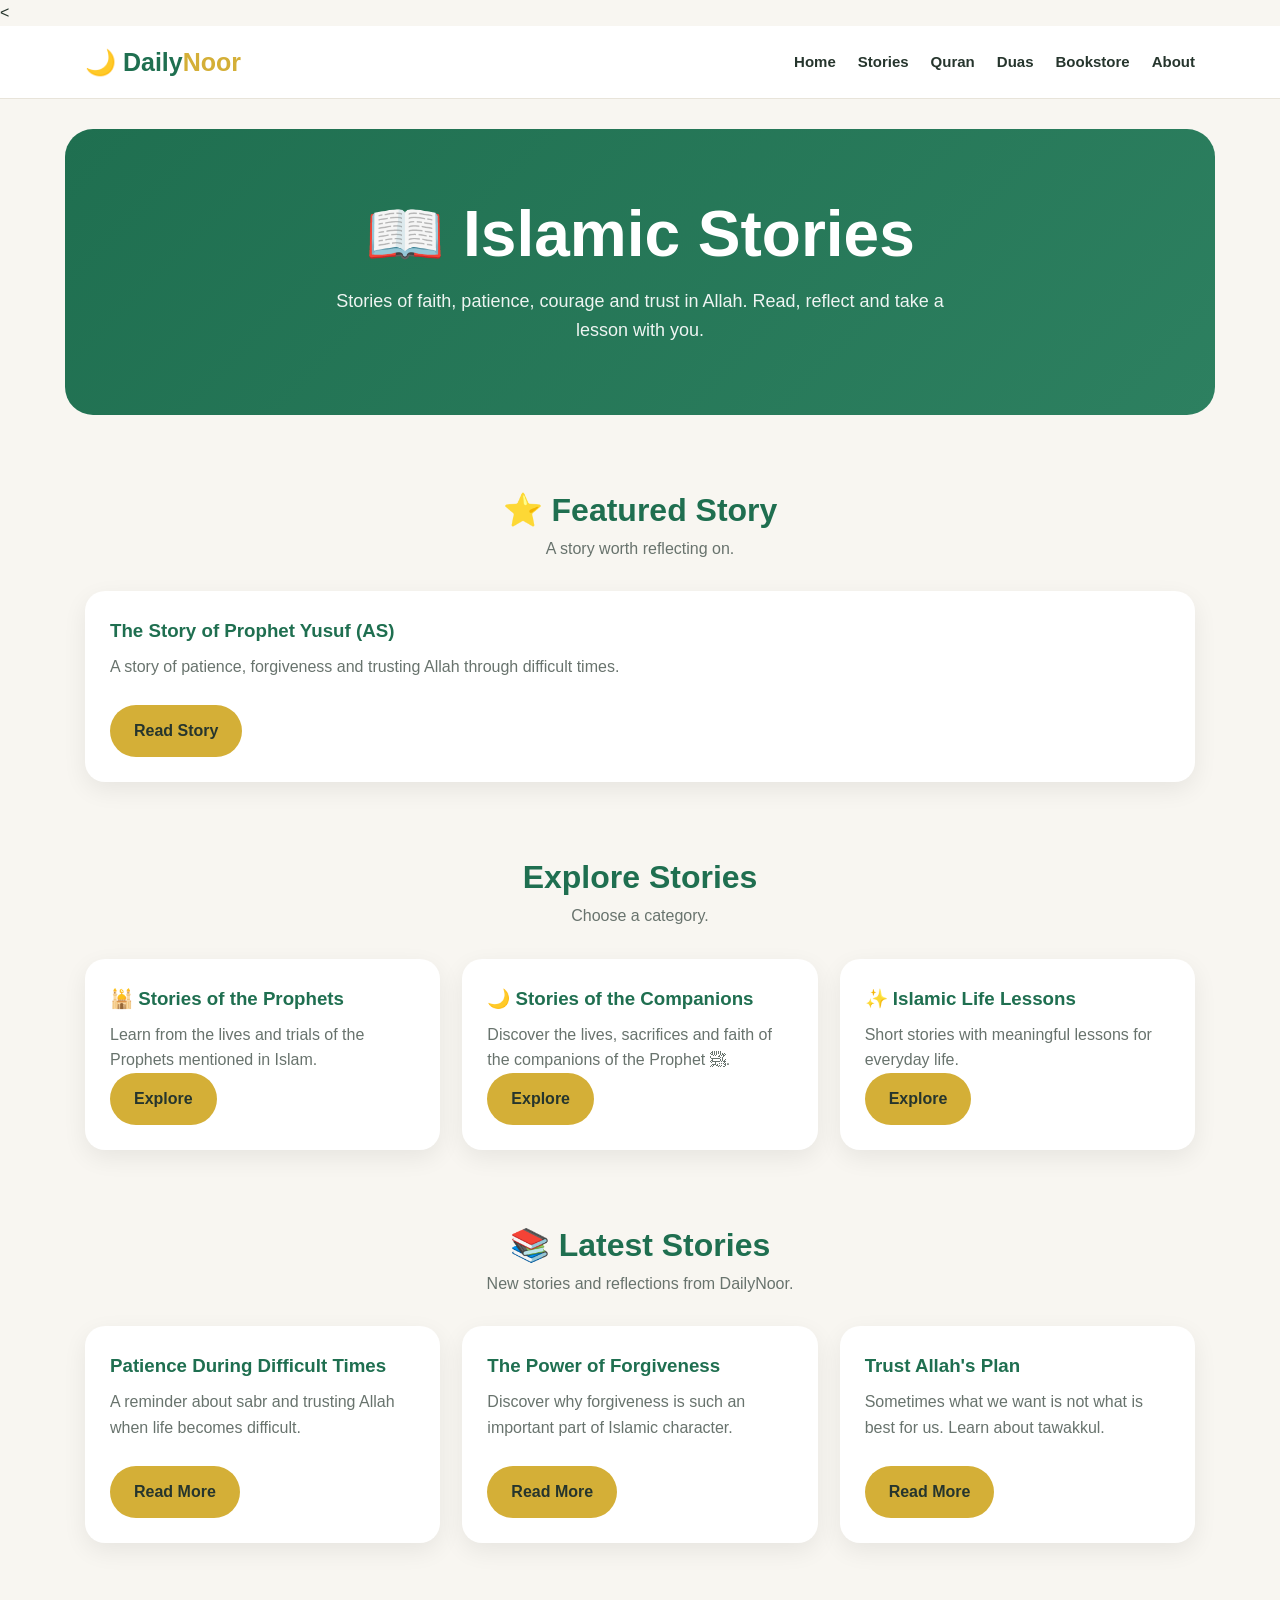
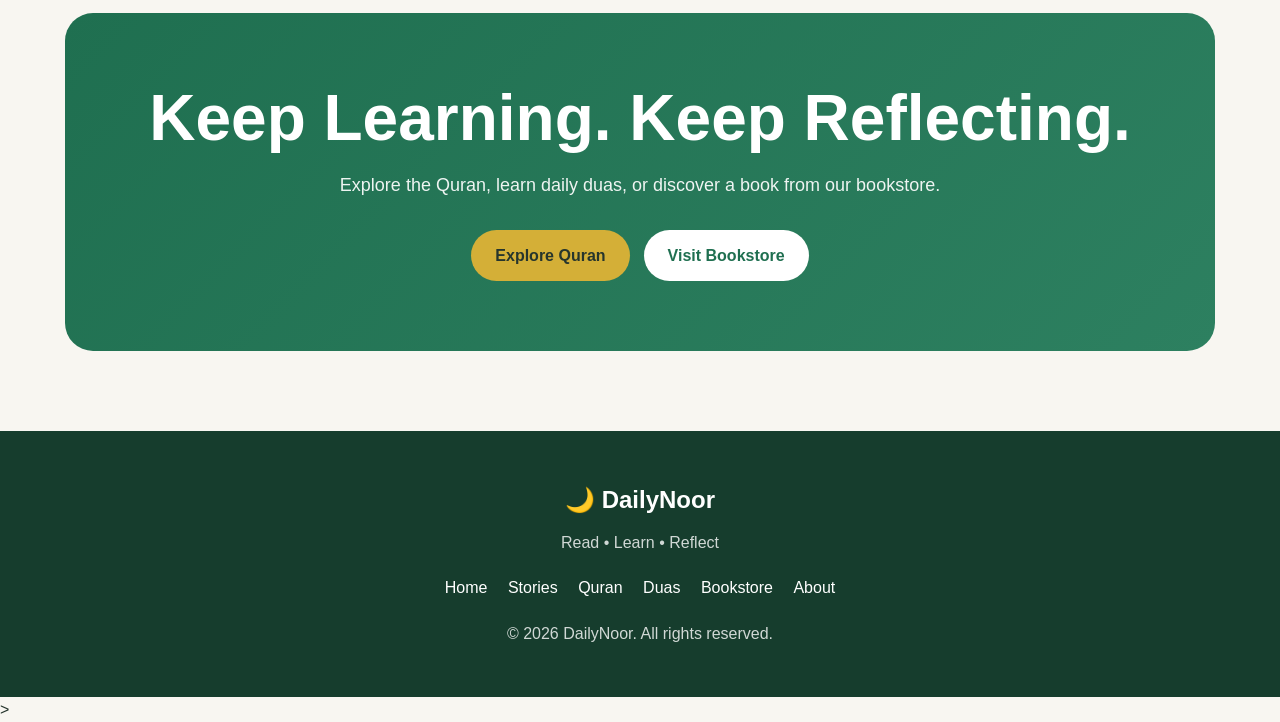
<file: stories.html>
<<!DOCTYPE html>
<html lang="en">

<head>
    <meta charset="UTF-8">
    <meta name="viewport" content="width=device-width, initial-scale=1.0">

    <title>Islamic Stories | DailyNoor</title>

    <meta name="description"
          content="Explore meaningful Islamic stories and lessons on DailyNoor.">

    <link rel="stylesheet" href="css/style.css">
</head>

<body>

<header class="navbar">

    <div class="nav-container">

        <a href="index.html" class="logo">
            🌙 Daily<span>Noor</span>
        </a>

        <nav>
            <ul class="nav-links">
                <li><a href="index.html">Home</a></li>
                <li><a href="stories.html">Stories</a></li>
                <li><a href="quran.html">Quran</a></li>
                <li><a href="duas.html">Duas</a></li>
                <li><a href="shop.html">Bookstore</a></li>
                <li><a href="about.html">About</a></li>
            </ul>
        </nav>

    </div>

</header>


<main>

<!-- HERO -->

<section class="hero">

    <h1>📖 Islamic Stories</h1>

    <p>
        Stories of faith, patience, courage and trust in Allah.
        Read, reflect and take a lesson with you.
    </p>

</section>


<!-- FEATURED STORY -->

<section class="section">

    <div class="section-heading">

        <h2>⭐ Featured Story</h2>

        <p>
            A story worth reflecting on.
        </p>

    </div>


    <div class="card">

        <h3>
            The Story of Prophet Yusuf (AS)
        </h3>

        <p>
            A story of patience, forgiveness and trusting
            Allah through difficult times.
        </p>

        <br>

        <a href="#" class="btn btn-gold">
            Read Story
        </a>

    </div>

</section>


<!-- CATEGORIES -->

<section class="section">

    <div class="section-heading">

        <h2>Explore Stories</h2>

        <p>
            Choose a category.
        </p>

    </div>


    <div class="card-grid">

        <div class="card">

            <h3>🕌 Stories of the Prophets</h3>

            <p>
                Learn from the lives and trials of
                the Prophets mentioned in Islam.
            </p>

            <a href="#" class="btn btn-gold">
                Explore
            </a>

        </div>


        <div class="card">

            <h3>🌙 Stories of the Companions</h3>

            <p>
                Discover the lives, sacrifices and
                faith of the companions of the Prophet ﷺ.
            </p>

            <a href="#" class="btn btn-gold">
                Explore
            </a>

        </div>


        <div class="card">

            <h3>✨ Islamic Life Lessons</h3>

            <p>
                Short stories with meaningful lessons
                for everyday life.
            </p>

            <a href="#" class="btn btn-gold">
                Explore
            </a>

        </div>

    </div>

</section>


<!-- LATEST STORIES -->

<section class="section">

    <div class="section-heading">

        <h2>📚 Latest Stories</h2>

        <p>
            New stories and reflections from DailyNoor.
        </p>

    </div>


    <div class="card-grid">


        <div class="card">

            <h3>
                Patience During Difficult Times
            </h3>

            <p>
                A reminder about sabr and trusting
                Allah when life becomes difficult.
            </p>

            <br>

            <a href="#" class="btn btn-gold">
                Read More
            </a>

        </div>


        <div class="card">

            <h3>
                The Power of Forgiveness
            </h3>

            <p>
                Discover why forgiveness is such an
                important part of Islamic character.
            </p>

            <br>

            <a href="#" class="btn btn-gold">
                Read More
            </a>

        </div>


        <div class="card">

            <h3>
                Trust Allah's Plan
            </h3>

            <p>
                Sometimes what we want is not what is
                best for us. Learn about tawakkul.
            </p>

            <br>

            <a href="#" class="btn btn-gold">
                Read More
            </a>

        </div>

    </div>

</section>


<!-- CTA -->

<section class="hero">

    <h1>Keep Learning. Keep Reflecting.</h1>

    <p>
        Explore the Quran, learn daily duas,
        or discover a book from our bookstore.
    </p>

    <div class="hero-buttons">

        <a href="quran.html" class="btn btn-gold">
            Explore Quran
        </a>

        <a href="shop.html" class="btn btn-light">
            Visit Bookstore
        </a>

    </div>

</section>

</main>


<!-- FOOTER -->

<footer>

    <h2>🌙 DailyNoor</h2>

    <p>
        Read • Learn • Reflect
    </p>

    <div class="footer-links">

        <a href="index.html">Home</a>
        <a href="stories.html">Stories</a>
        <a href="quran.html">Quran</a>
        <a href="duas.html">Duas</a>
        <a href="shop.html">Bookstore</a>
        <a href="about.html">About</a>

    </div>

    <p>
        © 2026 DailyNoor. All rights reserved.
    </p>

</footer>

</body>
</html>>
</file>
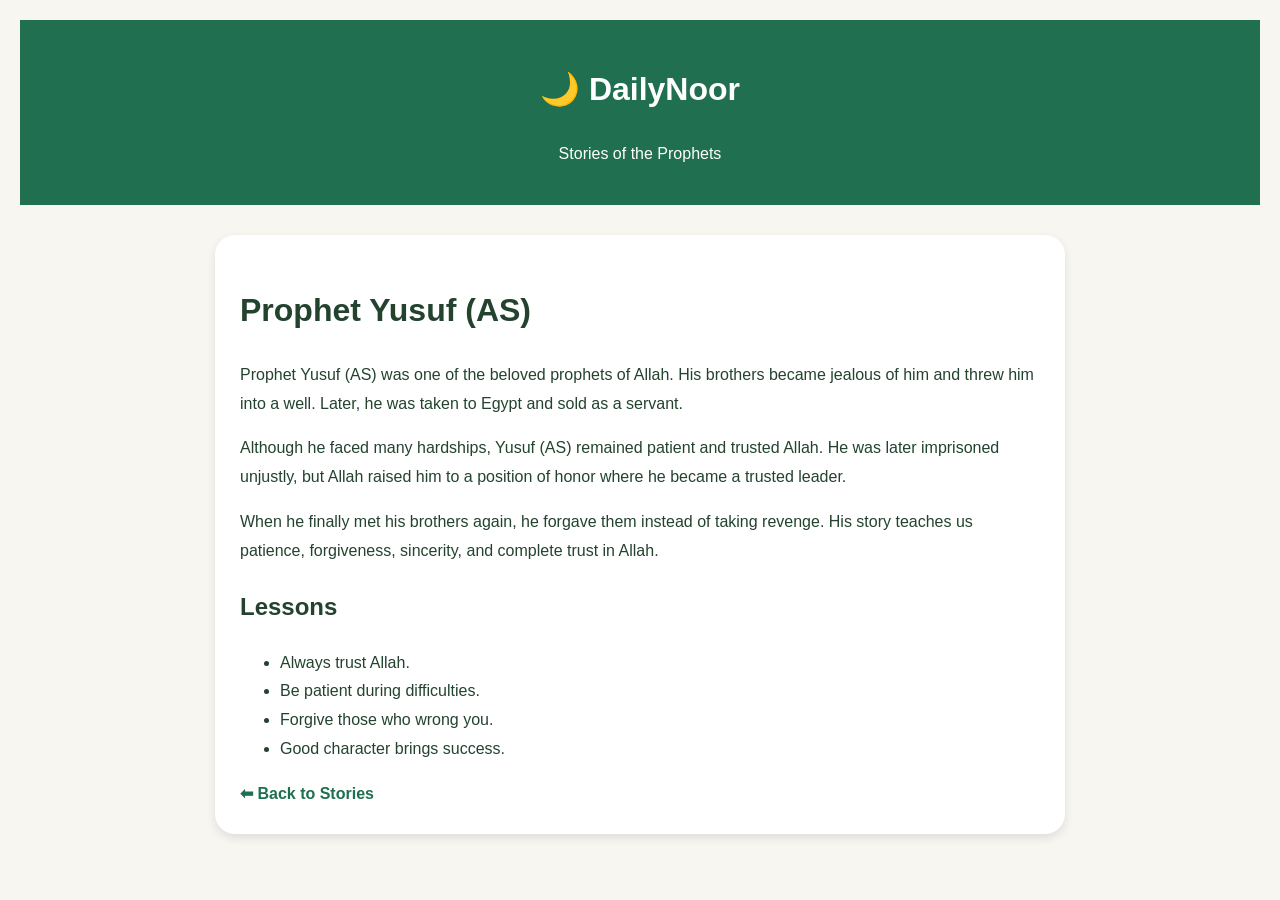
<file: yusuf.html>
<!DOCTYPE html>
<html>
<head>
<meta charset="UTF-8">
<meta name="viewport" content="width=device-width, initial-scale=1.0">
<title>Prophet Yusuf (AS) - DailyNoor</title>

<style>
body{
font-family:Arial,sans-serif;
background:#F8F6F1;
color:#23432F;
margin:0;
padding:20px;
line-height:1.8;
}

header{
background:#1F6F50;
color:white;
padding:20px;
text-align:center;
}

.article{
background:white;
padding:25px;
border-radius:20px;
max-width:800px;
margin:30px auto;
box-shadow:0 4px 10px rgba(0,0,0,.1);
}

a{
color:#1F6F50;
font-weight:bold;
text-decoration:none;
}
</style>

</head>

<body>

<header>
<h1>🌙 DailyNoor</h1>
<p>Stories of the Prophets</p>
</header>

<div class="article">

<h1>Prophet Yusuf (AS)</h1>

<p>
Prophet Yusuf (AS) was one of the beloved prophets of Allah. His brothers became jealous of him and threw him into a well. Later, he was taken to Egypt and sold as a servant.
</p>

<p>
Although he faced many hardships, Yusuf (AS) remained patient and trusted Allah. He was later imprisoned unjustly, but Allah raised him to a position of honor where he became a trusted leader.
</p>

<p>
When he finally met his brothers again, he forgave them instead of taking revenge. His story teaches us patience, forgiveness, sincerity, and complete trust in Allah.
</p>

<h2>Lessons</h2>

<ul>
<li>Always trust Allah.</li>
<li>Be patient during difficulties.</li>
<li>Forgive those who wrong you.</li>
<li>Good character brings success.</li>
</ul>

<a href="stories.html">⬅ Back to Stories</a>

</div>

</body>
</html>
</file>
<file: css/style.css>
/* =========================
   DAILYNOOR — MAIN DESIGN
   ========================= */

* {
    box-sizing: border-box;
    margin: 0;
    padding: 0;
}

body {
    font-family: Arial, sans-serif;
    background: #F8F6F1;
    color: #26352D;
    line-height: 1.6;
}

a {
    text-decoration: none;
    color: inherit;
}

/* NAVIGATION */

.navbar {
    background: #ffffff;
    border-bottom: 1px solid #e8e4da;
    position: sticky;
    top: 0;
    z-index: 1000;
}

.nav-container {
    max-width: 1150px;
    margin: auto;
    padding: 16px 20px;
    display: flex;
    align-items: center;
    justify-content: space-between;
}

.logo {
    color: #1F6F50;
    font-size: 25px;
    font-weight: bold;
}

.logo span {
    color: #D4AF37;
}

.nav-links {
    display: flex;
    gap: 22px;
    list-style: none;
}

.nav-links a {
    color: #26352D;
    font-size: 15px;
    font-weight: 600;
}

.nav-links a:hover {
    color: #1F6F50;
}

/* HERO */

.hero {
    max-width: 1150px;
    margin: 30px auto;
    padding: 70px 30px;
    border-radius: 28px;
    background: linear-gradient(
        135deg,
        #1F6F50,
        #2D8060
    );
    color: white;
    text-align: center;
}

.hero h1 {
    font-size: clamp(38px, 7vw, 64px);
    line-height: 1.1;
    margin-bottom: 18px;
}

.hero p {
    max-width: 650px;
    margin: auto;
    font-size: 18px;
    opacity: .92;
}

.hero-buttons {
    margin-top: 30px;
    display: flex;
    justify-content: center;
    gap: 14px;
    flex-wrap: wrap;
}

.btn {
    display: inline-block;
    padding: 13px 24px;
    border-radius: 30px;
    font-weight: bold;
}

.btn-gold {
    background: #D4AF37;
    color: #26352D;
}

.btn-light {
    background: white;
    color: #1F6F50;
}

/* GENERAL SECTIONS */

.section {
    max-width: 1150px;
    margin: 70px auto;
    padding: 0 20px;
}

.section-heading {
    text-align: center;
    margin-bottom: 30px;
}

.section-heading h2 {
    color: #1F6F50;
    font-size: 32px;
}

.section-heading p {
    color: #68736D;
}

/* CARDS */

.card-grid {
    display: grid;
    grid-template-columns: repeat(3, 1fr);
    gap: 22px;
}

.card {
    background: white;
    border-radius: 20px;
    padding: 25px;
    box-shadow: 0 8px 25px rgba(0,0,0,.07);
    transition: .25s;
}

.card:hover {
    transform: translateY(-5px);
}

.card h3 {
    margin-bottom: 8px;
    color: #1F6F50;
}

.card p {
    color: #68736D;
}

/* BOOK CARDS */

.book-grid {
    display: grid;
    grid-template-columns: repeat(3, 1fr);
    gap: 25px;
}

.book-card {.book-card {
    background: white;
    border-radius: 22px;
    overflow: hidden;
    box-shadow: 0 10px 30px rgba(0,0,0,.08);
    transition: transform .25s ease, box-shadow .25s ease;
}

.book-card:hover {
    transform: translateY(-7px);
    box-shadow: 0 18px 40px rgba(0,0,0,.12);
}
    background: white;
    border-radius: 20px;
    overflow: hidden;
    box-shadow: 0 8px 25px rgba(0,0,0,.07);
}

.book-cover {.book-cover {
    height: 320px;
    background: linear-gradient(145deg, #E8EFEA, #F8F6F1);
    display: flex;
    align-items: center;
    justify-content: center;
    color: #1F6F50;
    font-size: 70px;
    border-bottom: 1px solid #eee;
    position: relative;
}

.book-cover::after {
    content: "DAILYNOOR";
    position: absolute;
    bottom: 15px;
    font-size: 11px;
    letter-spacing: 3px;
    color: #D4AF37;
    font-weight: bold;
}
    height: 260px;
    background: #E8EFEA;
    display: flex;
    align-items: center;
    justify-content: center;
    color: #1F6F50;
    font-size: 50px;
}

.book-info {.book-info {
    padding: 24px;
}

.book-info h3 {
    color: #26352D;
    font-size: 20px;
    margin-bottom: 8px;
}

.book-info p {
    color: #68736D;
    font-size: 14px;
}

.price {
    color: #1F6F50;
    font-size: 21px;
    font-weight: bold;
    margin: 15px 0;
}
    padding: 20px;
}

.book-info h3 {
    color: #26352D;
    margin-bottom: 6px;
}

.price {
    color: #1F6F50;
    font-size: 20px;
    font-weight: bold;
    margin: 12px 0;
}

/* FOOTER */

footer {
    background: #163D2D;
    color: white;
    margin-top: 80px;
    padding: 50px 20px;
    text-align: center;
}

footer h2 {
    margin-bottom: 10px;
}

footer p {
    opacity: .8;
}

.footer-links {
    margin: 20px 0;
}

.footer-links a {
    margin: 0 8px;
    color: white;
}

/* MOBILE */

@media (max-width: 768px) {

    .nav-container {
        flex-direction: column;
        gap: 14px;
    }

    .nav-links {
        gap: 12px;
        flex-wrap: wrap;
        justify-content: center;
    }

    .nav-links a {
        font-size: 13px;
    }

    .hero {
        margin: 15px;
        padding: 55px 20px;
        border-radius: 22px;
    }

    .hero p {
        font-size: 16px;
    }

    .section {
        margin: 50px auto;
    }

    .card-grid,
    .book-grid {
        grid-template-columns: 1fr;
    }

    .book-cover {
        height: 300px;
    }
}/* =========================
   MOBILE NAVIGATION
   ========================= */

@media (max-width: 768px) {

    .nav-container {
        padding: 14px 12px;
    }

    .logo {
        font-size: 23px;
    }

    .nav-links {
        gap: 8px;
        justify-content: center;
    }

    .nav-links a {
        font-size: 12px;
    }

    .hero h1 {
        font-size: 38px;
    }

    .hero {
        margin: 12px;
    }

    .section-heading h2 {
        font-size: 27px;
    }

}
</file>
